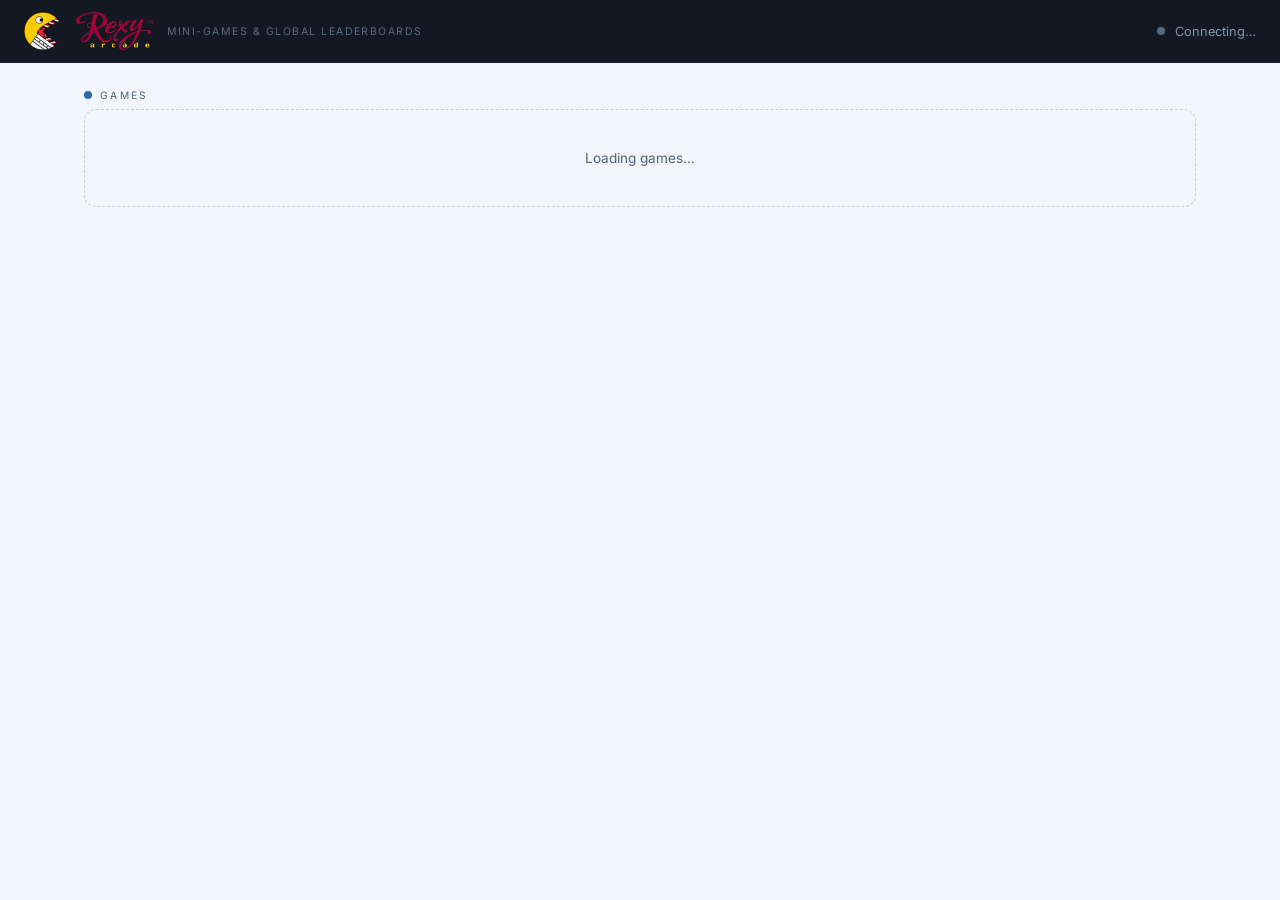
<file: index.html>
<!doctype html>
<html lang="en" class="theme-auto">
<head>
<meta charset="utf-8">
<meta name="viewport" content="width=device-width, initial-scale=1">
<title>Rexy Arcade</title>
<meta name="theme-color" content="#131822">
<link rel="stylesheet" href="lib/rexy-theme.css">
<link rel="stylesheet" href="arcade.css">
</head>
<body>

<!-- the header stays dark in light mode: the logo's gold "arcade" washes out on white -->
<header class="topbar theme-dark">
  <div class="brand" id="brandHome" role="button" tabindex="0" title="Back to the arcade">
    <span class="mark" title="Clappy" aria-label="Clappy"></span>
    <h1 class="wordmark"><img src="art/rexy-arcade-logo.png" alt="Rexy Arcade" width="1200" height="596"></h1>
    <div class="tagline faint">Mini-games &amp; global leaderboards</div>
  </div>

  <div class="authbar" id="authbar">
    <span class="status-dot" id="authDot" title="connecting"></span>
    <span class="who muted" id="whoami">Connecting&hellip;</span>
    <button id="btnAuth" class="hidden">Sign in</button>
  </div>
</header>

<!-- sign-in / profile drawer -->
<div class="drawer hidden" id="drawer">
  <div class="card drawerCard">
    <div id="signedOut">
      <div class="section-label">Sign in</div>
      <p class="muted small">
        Signing in once here carries through to every game, so your scores land on
        the global boards under one name.
      </p>
      <label for="email">Email</label>
      <input type="email" id="email" placeholder="you@example.com" autocomplete="email">
      <label for="pw">Password</label>
      <input type="password" id="pw" placeholder="If you've set one" autocomplete="current-password">
      <div class="row" style="margin-top:12px">
        <button class="primary" id="btnPw">Sign in</button>
        <button id="btnGoogle">Google</button>
      </div>
      <div class="hr"></div>
      <p class="muted small">
        First time, or forgotten it? A link signs you in without a password —
        then set one from your profile so you don't need email again.
      </p>
      <div class="row">
        <button id="btnMagic">Email me a link</button>
        <button id="btnCloseA">Close</button>
      </div>
    </div>

    <div id="signedIn" class="hidden">
      <div class="section-label gold">Your profile</div>
      <p class="muted small">
        Signed in as <span class="mono" id="userEmail"></span>.
        Your display name is what shows on the leaderboards.
      </p>
      <label for="dname">Display name</label>
      <input type="text" id="dname" maxlength="24" placeholder="2–24 characters">
      <div class="row" style="margin-top:12px">
        <button class="primary" id="btnSaveName">Save name</button>
      </div>

      <div class="hr"></div>
      <label for="pwNew">Set a password</label>
      <input type="password" id="pwNew" placeholder="At least 8 characters" autocomplete="new-password">
      <p class="muted small" style="margin-top:6px">
        Optional, but it means you can sign straight back in on this or any other
        device without waiting for an email.
      </p>
      <div class="row" style="margin-top:10px">
        <button class="primary" id="btnSetPw">Save password</button>
        <button id="btnSignOut">Sign out</button>
        <button id="btnCloseB">Close</button>
      </div>
    </div>

    <div class="status" id="status" style="margin-top:14px">Ready.</div>
  </div>
</div>

<!-- ---------- home: game grid ---------- -->
<main class="wrap" id="viewHome">
  <div class="section-label blue">Games</div>
  <div id="grid" class="grid">
    <div class="placeholder muted">Loading games&hellip;</div>
  </div>
</main>

<!-- ---------- game view ---------- -->
<main class="wrap hidden" id="viewGame">
  <div class="gameTop">
    <button id="btnBack">&larr; Arcade</button>
    <div class="gameTitle">
      <h2 id="gTitle"></h2>
      <div class="faint small" id="gCredit"></div>
    </div>
    <button id="btnGameFull">Full screen</button>
  </div>

  <div class="gameLayout">
    <div class="screen" id="screen">
      <iframe id="gameFrame" title="game" allow="pointer-lock; fullscreen; gamepad"></iframe>
    </div>

    <aside class="card boardPanel">
      <div class="section-label gold" style="margin-top:0">Leaderboard</div>

      <label for="fControl">Control</label>
      <select id="fControl"></select>

      <label>Period</label>
      <div class="row seg" id="fPeriod">
        <button data-p="all" class="on">All time</button>
        <button data-p="week">Week</button>
        <button data-p="day">Today</button>
      </div>

      <div class="boardScroll">
        <table>
          <thead><tr><th>#</th><th>Name</th><th style="text-align:right">Score</th><th></th></tr></thead>
          <tbody id="boardBody"></tbody>
        </table>
      </div>

      <div class="status" id="boardStatus" style="margin-top:12px">&nbsp;</div>
    </aside>
  </div>
</main>

<script type="module" src="arcade.js"></script>
</body>
</html>
</file>
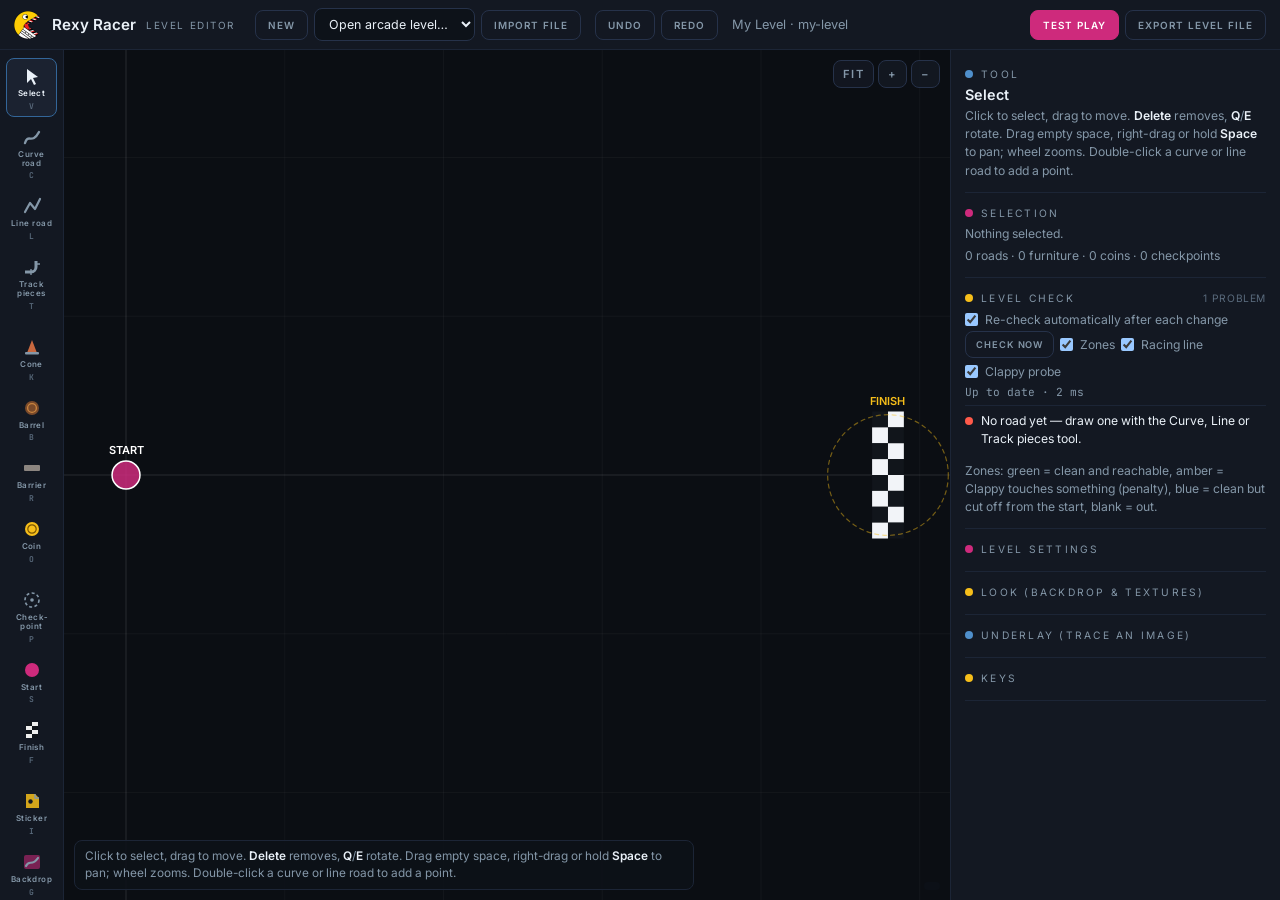
<file: editor/index.html>
<!doctype html>
<html lang="en">
<head>
<meta charset="utf-8">
<meta name="viewport" content="width=device-width, initial-scale=1">
<title>Rexy Racer — Level editor</title>
<meta name="robots" content="noindex">
<link rel="stylesheet" href="../lib/rexy-theme.css">
<style>
  html,body{height:100%; overflow:hidden}
  body{display:flex; flex-direction:column; font-size:13px}
  .hidden{display:none !important}

  /* ---------- top bar ---------- */
  .bar{display:flex; align-items:center; gap:14px; padding:8px 14px; background:var(--surface);
       border-bottom:1px solid var(--border-soft); flex:none}
  .bar .brand{display:flex; align-items:center; gap:10px; white-space:nowrap; margin-right:6px}
  .bar .brand .mark{width:28px; height:28px; background:url('../art/clappy.png') 0 0/112px 28px no-repeat}
  .bar .brand b{font-size:.95rem; font-weight:600}
  .bar .brand span{font-size:.62rem; letter-spacing:.16em; text-transform:uppercase; color:var(--muted)}
  .bar .grp{display:flex; gap:6px; align-items:center}
  .bar .grow{flex:1}
  .bar button{padding:8px 12px; font-size:.62rem}
  .bar select{width:auto; padding:7px 10px; font-size:.78rem}
  .bar .name{font-size:.8rem; color:var(--muted); white-space:nowrap; overflow:hidden; text-overflow:ellipsis; max-width:24vw}

  /* ---------- workspace ---------- */
  .main{flex:1; display:flex; min-height:0}
  .tools{flex:none; width:64px; background:var(--surface); border-right:1px solid var(--border-soft);
         display:flex; flex-direction:column; gap:2px; padding:8px 6px; overflow-y:auto}
  .tools button{display:flex; flex-direction:column; align-items:center; gap:3px; padding:7px 2px 5px;
         border:1px solid transparent; font-size:.5rem; letter-spacing:.06em; text-transform:none;
         color:var(--muted); line-height:1.1}
  .tools button svg{width:20px; height:20px}
  .tools button kbd{font:600 .5rem 'JetBrains Mono',monospace; color:var(--faint)}
  .tools button.on{background:var(--surface2); color:var(--text); border-color:var(--blue-deep)}
  .tools .sep{height:1px; background:var(--border-soft); margin:4px 4px}

  .stage{flex:1; position:relative; min-width:0; background:#0b0e13}
  .stage canvas{position:absolute; left:0; top:0; width:100%; height:100%; display:block; touch-action:none}
  .hud{position:absolute; left:10px; bottom:10px; right:10px; display:flex; gap:10px; align-items:flex-end;
       pointer-events:none}
  .hud .hint{background:rgba(13,18,25,.88); border:1px solid var(--border-soft); border-radius:8px;
       padding:7px 10px; color:var(--muted); font-size:.74rem; max-width:620px; line-height:1.45}
  .hud .hint b{color:var(--text); font-weight:600}
  .hud .coords{margin-left:auto; font:.68rem 'JetBrains Mono',monospace; color:var(--faint);
       background:rgba(13,18,25,.8); border-radius:6px; padding:4px 8px; white-space:nowrap}
  .zoomBtns{position:absolute; right:10px; top:10px; display:flex; gap:4px}
  .zoomBtns button{padding:6px 9px; background:rgba(19,24,34,.9)}

  /* ---------- side panel ---------- */
  .panel{flex:none; width:330px; background:var(--surface); border-left:1px solid var(--border-soft);
         overflow-y:auto; padding:4px 14px 40px}
  .panel details{border-bottom:1px solid var(--border-soft); padding-bottom:10px}
  .panel summary{list-style:none; cursor:pointer; user-select:none}
  .panel summary::-webkit-details-marker{display:none}
  .panel summary .section-label{margin:14px 0 6px}
  .panel .section-label .count{margin-left:auto; letter-spacing:.06em; color:var(--faint)}
  .panel label{margin:8px 0 4px}
  .panel input,.panel select,.panel textarea{padding:7px 9px; font-size:.82rem}
  .panel textarea{width:100%; background:var(--inset); border:1px solid var(--border); color:var(--text);
       border-radius:8px; font-family:inherit; resize:vertical; min-height:54px; outline:none}
  .panel textarea:focus{border-color:var(--blue)}
  .panel button{padding:7px 10px; font-size:.58rem}
  .panel .row{gap:6px; margin-top:8px}
  .cols2{display:grid; grid-template-columns:1fr 1fr; gap:0 8px}
  .cols3{display:grid; grid-template-columns:1fr 1fr 1fr; gap:0 8px}
  .hintp{color:var(--muted); font-size:.76rem; line-height:1.5; margin:4px 0 2px}
  .hintp b{color:var(--text); font-weight:600}
  .toolname{font-weight:600; font-size:.9rem; margin-top:4px}
  .chk{display:flex; align-items:center; gap:7px; font-size:.76rem; color:var(--muted); margin:6px 0;
       text-transform:none; letter-spacing:0; cursor:pointer}
  .chk input{width:auto; margin:0}
  .pill{font:600 .6rem 'JetBrains Mono',monospace; border-radius:12px; padding:2px 7px;
        border:1px solid var(--border); color:var(--muted)}
  .danger{color:#ff7a6a}
  button.danger:hover{border-color:#5a2828; color:#ff9a8a}

  .checkStatus{font:.7rem 'JetBrains Mono',monospace; color:var(--muted); margin:6px 0}
  .issues{list-style:none; margin:6px 0 0; padding:0}
  .issues li{display:flex; gap:8px; align-items:flex-start; padding:6px 0; border-top:1px solid var(--border-soft);
       font-size:.76rem; line-height:1.45; color:var(--text)}
  .issues li .dot{flex:none; width:8px; height:8px; border-radius:50%; margin-top:5px}
  .issues li.err .dot{background:#ff5a4a} .issues li.warn .dot{background:var(--gold)} .issues li.ok .dot{background:var(--ok)}
  .issues li span.msg{flex:1}
  .issues li button{flex:none; padding:3px 7px; font-size:.52rem}
  .coinTable{width:100%; margin-top:8px}
  .coinTable td,.coinTable th{padding:4px 5px; font-size:.72rem}
  .coinTable tr{cursor:pointer}
  .coinTable tr:hover td{background:var(--surface2)}
  .stars{color:var(--gold); letter-spacing:1px; white-space:nowrap}
  .stars.free{color:var(--faint)} .stars.bad{color:#ff7a6a} .stars.contact{color:#ff9f40}
  .medalSuggest{background:var(--inset); border:1px solid var(--border-soft); border-radius:8px; padding:8px 10px;
       margin-top:8px; font-size:.74rem; color:var(--muted); line-height:1.5}
  .medalSuggest b{color:var(--text)}
  .report{background:var(--inset); border:1px solid var(--border-soft); border-radius:8px; padding:8px 10px; margin-top:8px}
  .report p{margin:2px 0; font-size:.74rem; color:var(--muted); line-height:1.45}

  .swatch{width:40px; height:40px; object-fit:cover; border-radius:6px; border:1px solid var(--border)}
  .swatch.wide{display:block; width:100%; height:auto; max-height:150px; object-fit:contain;
    background:var(--inset); margin-top:8px}
  .stickerLib{display:grid; grid-template-columns:repeat(4,1fr); gap:6px}
  .stickerLib .stk{position:relative; aspect-ratio:1; border:1px solid var(--border); border-radius:8px; cursor:pointer;
    background:var(--inset) repeating-conic-gradient(#1b2230 0 25%, transparent 0 50%) 0 0/12px 12px;
    display:grid; place-items:center; overflow:hidden}
  .stickerLib .stk.on{border-color:var(--gold); box-shadow:0 0 0 1px var(--gold)}
  .stickerLib .stk img{max-width:88%; max-height:88%}
  .stickerLib .stk .x{position:absolute; top:2px; right:2px; padding:0 5px; font-size:.6rem; line-height:1.5;
    background:rgba(10,13,18,.85); border-radius:4px}
  .toast{position:fixed; left:50%; bottom:24px; transform:translateX(-50%); background:var(--surface2);
    border:1px solid var(--border); border-radius:10px; padding:10px 16px; font-size:.8rem; z-index:50;
    box-shadow:0 10px 30px rgba(0,0,0,.5); max-width:min(640px,90vw); line-height:1.45}
  .toast.err{border-color:#5a2828; color:#ffb0a6}
</style>
</head>
<body>

<header class="bar">
  <div class="brand"><span class="mark"></span><b>Rexy Racer</b><span>Level editor</span></div>
  <div class="grp">
    <button id="bNew" title="Start a blank level">New</button>
    <select id="bOpen" title="Open a level that's already in the arcade"><option value="">Open arcade level…</option></select>
    <button id="bImport" title="Open a level file you exported">Import file</button>
    <input type="file" id="fImport" accept=".json,application/json" hidden>
  </div>
  <div class="grp">
    <button id="bUndo" title="Undo (Ctrl+Z)">Undo</button>
    <button id="bRedo" title="Redo (Ctrl+Y)">Redo</button>
  </div>
  <div class="name" id="docName"></div>
  <div class="grow"></div>
  <div class="grp">
    <button id="bTest" class="primary" title="Play this level in a new tab">Test play</button>
    <button id="bExport" title="Download the level file (Ctrl+S)">Export level file</button>
  </div>
</header>

<div class="main">
  <nav class="tools" id="tools"></nav>

  <div class="stage" id="stage">
    <canvas id="cv"></canvas>
    <div class="zoomBtns">
      <button id="bFit" title="Fit level to view (0)">Fit</button>
      <button id="bZoomIn" title="Zoom in">+</button>
      <button id="bZoomOut" title="Zoom out">&minus;</button>
    </div>
    <div class="hud">
      <div class="hint" id="hint"></div>
      <div class="coords" id="coords"></div>
    </div>
  </div>

  <aside class="panel" id="panel">
    <details open id="dTool">
      <summary><div class="section-label blue">Tool</div></summary>
      <div id="toolBody"></div>
    </details>

    <details open id="dSel">
      <summary><div class="section-label">Selection</div></summary>
      <div id="selBody"></div>
    </details>

    <details open id="dCheck">
      <summary><div class="section-label gold">Level check <span class="count" id="checkBadge"></span></div></summary>
      <label class="chk"><input type="checkbox" id="oAuto" checked> Re-check automatically after each change</label>
      <div class="row" style="margin-top:2px">
        <button id="bCheck">Check now</button>
        <label class="chk" style="margin:0"><input type="checkbox" id="oHeat" checked> Zones</label>
        <label class="chk" style="margin:0"><input type="checkbox" id="oLine" checked> Racing line</label>
        <label class="chk" style="margin:0"><input type="checkbox" id="oProbe" checked> Clappy probe</label>
      </div>
      <div class="checkStatus" id="checkStatus">Not checked yet.</div>
      <div id="checkBody"></div>
    </details>

    <details id="dLevel">
      <summary><div class="section-label">Level settings</div></summary>
      <div id="levelBody"></div>
    </details>

    <details id="dLook">
      <summary><div class="section-label gold">Look (backdrop &amp; textures)</div></summary>
      <div id="lookBody"></div>
      <input type="file" id="fLook" accept="image/*,application/pdf,.pdf" hidden>
    </details>

    <details id="dUnder">
      <summary><div class="section-label blue">Underlay (trace an image)</div></summary>
      <div id="underBody"></div>
      <input type="file" id="fUnder" accept="image/*,application/pdf,.pdf" hidden>
    </details>

    <details id="dHelp">
      <summary><div class="section-label gold">Keys</div></summary>
      <p class="hintp">
        <b>V</b> select · <b>C</b> curve · <b>L</b> line · <b>T</b> track pieces · <b>K</b> cone · <b>B</b> barrel ·
        <b>R</b> barrier · <b>O</b> coin · <b>P</b> checkpoint · <b>S</b> start · <b>F</b> finish · <b>I</b> sticker · <b>G</b> backdrop · <b>U</b> underlay<br>
        <b>Delete</b> remove · <b>Q</b>/<b>E</b> rotate (Shift = fine) · arrows nudge (Shift = far) ·
        <b>Ctrl+D</b> duplicate · <b>Ctrl+Z</b>/<b>Ctrl+Y</b> undo/redo · <b>Ctrl+S</b> export<br>
        Track pieces: <b>↑</b> straight · <b>←</b>/<b>→</b> turn · <b>Backspace</b> remove last<br>
        <b>Space</b>-drag, right-drag or middle-drag to pan · wheel to zoom · <b>0</b> fit · <b>H</b> zones on/off
      </p>
    </details>
  </aside>
</div>

<div class="toast hidden" id="toast"></div>

<script src="../games/racer/core.js"></script>
<script src="editor.js"></script>
</body>
</html>
</file>
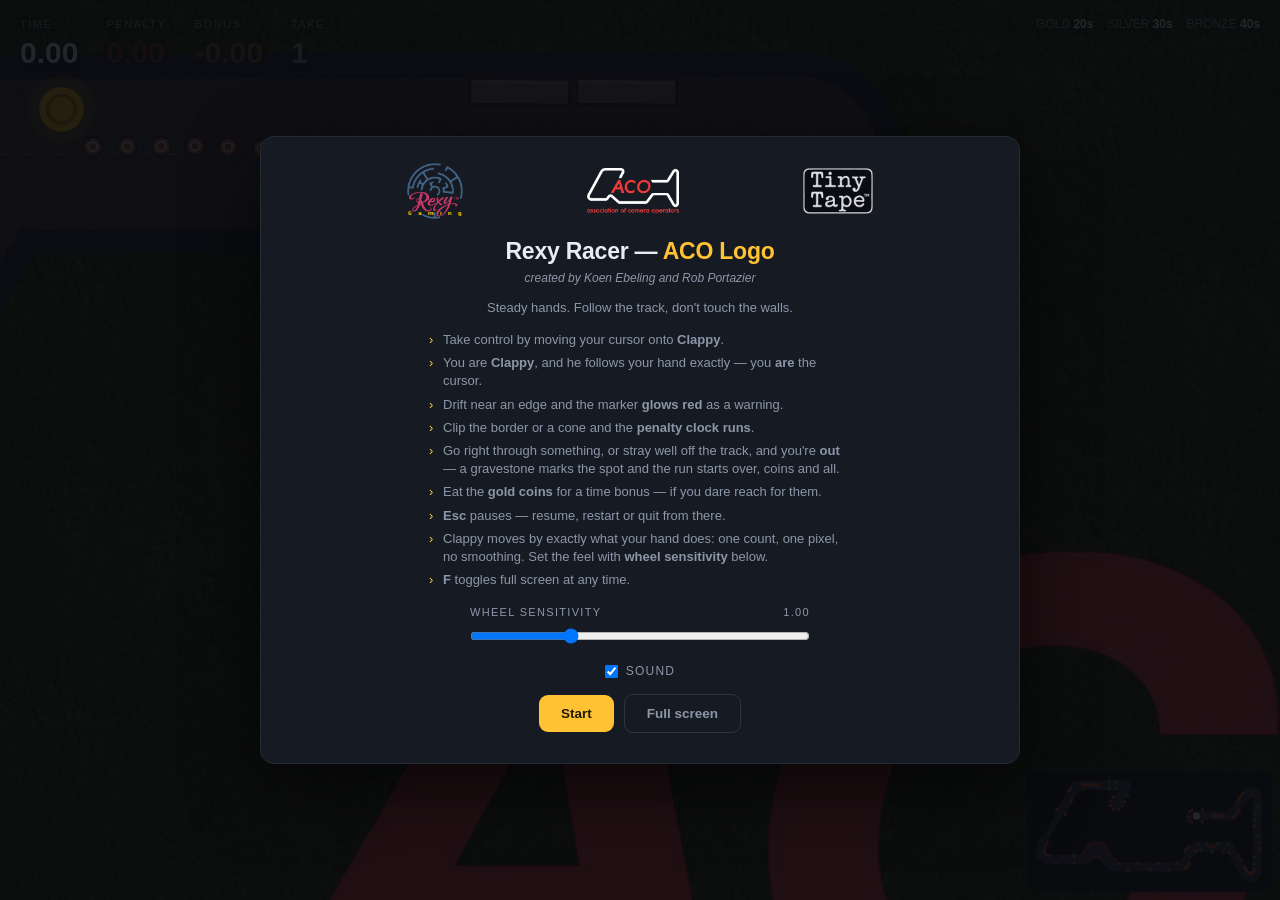
<file: games/racer/index.html>
<!doctype html>
<meta charset="utf-8">
<title>Rexy Racer</title>
<style>
  :root{ --bg:#0d1015; --panel:#161b23; --ink:#e8edf5; --dim:#8b97a8;
         --accent:#ffc233; --bad:#ff3b30; --good:#31d158; }
  *{box-sizing:border-box; margin:0; padding:0}
  html,body{height:100%; background:var(--bg); color:var(--ink);
    font:14px/1.4 -apple-system,BlinkMacSystemFont,"Segoe UI",Roboto,Helvetica,Arial,sans-serif;
    overflow:hidden; user-select:none}
  body.hide-cursor{cursor:none}
  canvas{display:block; position:absolute; inset:0}
  .hud{position:absolute; top:0; left:0; right:0; padding:16px 20px;
       display:flex; gap:28px; align-items:baseline; pointer-events:none;
       text-shadow:0 2px 10px rgba(0,0,0,.95)}
  .hud .lbl{font-size:11px; letter-spacing:.14em; text-transform:uppercase; color:var(--dim)}
  .hud .val{font-size:30px; font-variant-numeric:tabular-nums; font-weight:600}
  .hud .pen .val{color:var(--bad)}
  .hud .bon .val{color:var(--accent)}
  .hud .take .val{color:var(--dim)}
  .hud .spacer{flex:1}
  .medal-strip{display:flex; gap:14px; font-variant-numeric:tabular-nums; font-size:12px; color:var(--dim)}
  .medal-strip b{color:var(--ink); font-weight:600}
  .draftTag{font-size:11px; letter-spacing:.14em; text-transform:uppercase; color:#241a00;
    background:var(--accent); border-radius:6px; padding:3px 8px; align-self:center}

  .prompt{position:absolute; left:50%; bottom:9%; transform:translateX(-50%);
    background:rgba(13,16,21,.92); border:1px solid #2b3441; border-radius:12px;
    padding:14px 22px; text-align:center; z-index:4; pointer-events:none;
    box-shadow:0 12px 40px rgba(0,0,0,.6)}
  .prompt.interactive{pointer-events:auto}
  .prompt b{color:var(--accent)}
  .prompt .sub{font-size:11.5px; color:var(--dim); margin-top:5px}
  .prompt .row{margin-top:12px}

  .overlay{position:absolute; inset:0; display:grid; place-items:center;
           background:rgba(8,10,14,.88); cursor:default; z-index:5}
  .card{background:var(--panel); border:1px solid #232b36; border-radius:14px;
        padding:26px 32px; width:min(760px,94vw); text-align:center;
        box-shadow:0 24px 70px rgba(0,0,0,.6); max-height:95vh; overflow:auto}
  .brand{display:flex; align-items:center; justify-content:space-evenly; gap:10px; margin-bottom:16px}
  .brand img{display:block; width:auto}
  .brand .rexy{height:56px}
  .brand .aco{height:46px}
  .brand .tiny{height:46px}
  .card h1{font-size:23px; letter-spacing:-.01em; margin-bottom:3px}
  .card h1 span{color:var(--accent)}
  .byline{font-size:12px; color:var(--dim); margin-bottom:12px; font-style:italic}
  .card p{color:var(--dim); margin-bottom:14px; font-size:13px}
  .card ul{text-align:left; color:var(--dim); font-size:13px; margin:0 auto 16px; max-width:430px}
  .card li{margin:5px 0; list-style:none; padding-left:18px; position:relative}
  .card li:before{content:"\203A"; position:absolute; left:4px; color:var(--accent)}
  .btn{background:var(--accent); color:#241a00; border:0; border-radius:9px; padding:11px 22px;
       font-size:13.5px; font-weight:700; cursor:pointer}
  .btn[disabled]{opacity:.45; cursor:default}
  .btn.ghost{background:transparent; color:var(--dim); border:1px solid #2b3441}
  .btn:hover{filter:brightness(1.08)}
  .row{display:flex; gap:10px; justify-content:center; align-items:center; flex-wrap:wrap}
  .sens{margin:14px auto; max-width:340px; text-align:left}
  .sens label{font-size:11px; letter-spacing:.12em; text-transform:uppercase; color:var(--dim);
              display:flex; justify-content:space-between; margin-bottom:7px}
  .sens input[type=range]{width:100%}
  .sndrow{display:inline-flex; align-items:center; gap:8px; color:var(--dim);
          font-size:12px; letter-spacing:.1em; text-transform:uppercase; margin-bottom:14px; cursor:pointer}
  .medalImg{width:96px; height:auto; margin-bottom:2px}
  .result{font-size:46px; font-weight:700; font-variant-numeric:tabular-nums; margin:0 0 2px}
  .medal{font-size:13px; font-weight:700; letter-spacing:.16em; text-transform:uppercase; margin-bottom:6px}
  .brk{font-size:12px; color:var(--dim); margin-bottom:14px; font-variant-numeric:tabular-nums}
  input[type=text]{background:#0e131a; border:1px solid #2b3441; color:var(--ink);
    border-radius:9px; padding:11px 14px; font-size:15px; width:220px; text-align:center; font-family:inherit}
  input[type=text]:focus{outline:0; border-color:var(--accent)}
  .boardWrap{max-height:44vh; overflow:auto; margin-top:16px; text-align:left;
             border-top:1px solid #232b36; padding-top:4px}
  .boardCols{display:flex; gap:22px; align-items:flex-start}
  .boardCols .col{flex:1 1 0; min-width:0}
  @media (max-width:640px){ .boardCols{flex-direction:column; gap:4px} }
  table{width:100%; border-collapse:collapse; font-variant-numeric:tabular-nums}
  th{font-size:10px; letter-spacing:.14em; text-transform:uppercase; color:var(--dim);
     text-align:left; padding:6px 8px; border-bottom:1px solid #232b36; font-weight:600;
     position:sticky; top:0; background:var(--panel)}
  td{padding:6px 8px; font-size:13px; border-bottom:1px solid #1a212b}
  td.pos{color:var(--dim); width:34px}
  td.tm{text-align:right; font-weight:600}
  tr.me td{color:var(--accent)}
  tr.pending td{color:var(--accent); background:rgba(255,194,51,.07)}
  .blank{display:inline-block; min-width:110px; border-bottom:1px dashed #4a5666; opacity:.7}
  .note{font-size:11px; color:var(--dim); margin-top:12px}
  select{background:#0e131a; border:1px solid #2b3441; color:var(--ink);
    border-radius:9px; padding:10px 12px; font-size:14px; font-family:inherit; width:220px}
  select:focus{outline:0; border-color:var(--accent)}
  .arcLbl{font-size:11px; letter-spacing:.12em; text-transform:uppercase;
    color:var(--dim); margin-bottom:7px}
  .hidden{display:none !important}
</style>

<canvas id="c"></canvas>

<div class="hud" id="hud">
  <div><div class="lbl">Time</div><div class="val" id="tTime">0.00</div></div>
  <div class="pen"><div class="lbl">Penalty</div><div class="val" id="tPen">0.00</div></div>
  <div class="bon"><div class="lbl">Bonus</div><div class="val" id="tBon">0.00</div></div>
  <div class="take"><div class="lbl">Take</div><div class="val" id="tTake">1</div></div>
  <div class="draftTag hidden" id="draftTag">Test play</div>
  <div class="spacer"></div>
  <div class="medal-strip">
    <div>GOLD <b id="tG"></b></div><div>SILVER <b id="tS"></b></div><div>BRONZE <b id="tB"></b></div>
  </div>
</div>

<div class="prompt hidden" id="prompt">
  <div id="promptMain">Move your cursor onto the <b>marker</b> to take control</div>
  <div class="sub" id="promptSub">Press <b>Esc</b> at any time to release the mouse</div>
  <div class="row hidden" id="pauseRow">
    <button class="btn" id="btnResume">Resume</button>
    <button class="btn ghost" id="btnRestart">Restart level</button>
    <button class="btn ghost" id="btnFull2">Full screen</button>
    <button class="btn ghost" id="btnMenu">Main menu</button>
  </div>
</div>

<div class="overlay" id="ovStart">
  <div class="card">
    <div class="brand" id="brand"></div>
    <h1>Rexy Racer &mdash; <span id="lvTitle">loading&hellip;</span></h1>
    <div class="byline" id="lvByline"></div>
    <p id="lvBlurb"></p>
    <ul id="rules">
      <li>Take control by moving your cursor onto <b>Clappy</b>.</li>
      <li>You are <b>Clappy</b>, and he follows your hand exactly &mdash; you <b>are</b> the cursor.</li>
      <li>Drift near an edge and the marker <b>glows red</b> as a warning.</li>
      <li>Clip the border or a cone and the <b>penalty clock runs</b>.</li>
      <li>Go right through something, or stray well off the track, and you're <b>out</b>
          &mdash; a gravestone marks the spot and the run starts over, coins and all.</li>
      <li id="coinRule">Eat the <b>gold coins</b> for a time bonus &mdash; if you dare reach for them.</li>
      <li><b>Esc</b> pauses &mdash; resume, restart or quit from there.</li>
      <li>Clappy moves by exactly what your hand does: one count, one pixel, no smoothing.
          Set the feel with <b>wheel sensitivity</b> below.</li>
      <li><b>F</b> toggles full screen at any time.</li>
    </ul>
    <div class="sens">
      <label>Wheel sensitivity <span id="sensVal">1.00</span></label>
      <input type="range" id="sens" min="0.2" max="3" step="0.05" value="1">
    </div>
    <label class="sndrow"><input type="checkbox" id="sndTog" checked> Sound</label>
    <div class="row" style="margin-bottom:4px">
      <button class="btn" id="btnStart" disabled>Start</button>
      <button class="btn ghost" id="btnFull">Full screen</button>
    </div>
    <div class="note hidden" id="loadNote"></div>
    <div id="startBoard"></div>
  </div>
</div>

<div class="overlay hidden" id="ovEnd">
  <div class="card">
    <img class="medalImg hidden" id="eMedalImg" alt="">
    <div class="medal" id="eMedal"></div>
    <div class="result" id="eTotal"></div>
    <div class="brk" id="eBrk"></div>
    <div id="arcadeBlock" class="hidden">
      <div class="arcLbl">Name on the board</div>
      <div class="row"><input type="text" id="boardName" maxlength="24" placeholder="Your name" autocomplete="off" spellcheck="false"></div>
      <div class="note">Someone else at the controls? Put their name in &mdash; the run still posts from your account.</div>
      <div class="arcLbl" style="margin-top:14px">Played with</div>
      <div class="row"><select id="ctlPick"></select></div>
      <div class="row" style="margin-top:12px">
        <button class="btn" id="btnGlobal">Submit to global board</button>
        <button class="btn ghost" id="btnSkipArc">Skip &mdash; run again</button>
      </div>
      <div class="note" id="arcNote"></div>
    </div>

    <div id="entryBlock">
      <div class="row"><input type="text" id="pname" maxlength="14" placeholder="Your name" autocomplete="off" spellcheck="false"></div>
      <div class="row" style="margin-top:12px">
        <button class="btn" id="btnSave">Save to leaderboard</button>
        <button class="btn ghost" id="btnSkip">Skip &mdash; run again</button>
      </div>
    </div>
    <div class="row hidden" id="againRow" style="margin-top:14px">
      <button class="btn" id="btnAgain">Run again</button>
    </div>
    <div class="boardWrap"><div id="endBoard"></div></div>
    <div class="note hidden" id="storeNote">Scores are kept for this session only &mdash; this browser is blocking local storage.</div>
  </div>
</div>

<script src="core.js"></script>
<script>
// ============================================================
// Rexy Racer engine. One page plays every level:
//   index.html?level=<id>   loads levels/<id>.json
//   index.html?level=draft  plays the level editor's current draft (never posts scores)
// Art and sound are shared by all levels (art.json, snd.json).
// ============================================================
const QS = new URLSearchParams(location.search);
const LEVEL_ID = (QS.get('level') || 'rexy-racer-aco').replace(/[^a-z0-9_-]/gi, '');
const IS_DRAFT = LEVEL_ID === 'draft';
const DRAFT_KEY = 'rexyRacerDraft';
const IN_ARCADE = !IS_DRAFT && (function(){ try { return window.parent !== window; } catch(e){ return false; } })();
const SCORE_BASE = 600000;   // must match games.json -> score.base

let TRACK=null, ART={}, SND={}, W=null, GAME_ID='';

const CFG = {
  edgePad: 50,
  markerR: RacerCore.RULES.markerR,
  warnBand: RacerCore.RULES.warnBand,
  obsKillDepth: RacerCore.RULES.obsKillDepth,
  finishR: RacerCore.RULES.finishR,
  cpR: RacerCore.RULES.cpR,
  moveEps: 1.5,
  viewSpan: 1800,
  maxStep: 1200,       // biggest single-event move we pass through unchanged, world units
  warpStep: 4000,      // beyond this it cannot be a hand: a pointer warp, so ignore it
  chompPeriod: 210,    // world units travelled per full chomp cycle
  miniW: 230,
  boardMax: 20,
  tileWorld: 620,
  grassTileWorld: 900,
  lightStep: 0.75,     // red, then red-amber, then green
  lightGo: 1.5,        // green + control handed over
  lightEnd: 2.2,       // light fully faded
  deathTime: 1.0,      // dissolve before the reset
  zoomTime: 1.0,       // pulling back to show the whole level
  celebrateTime: 2.0,  // fireworks, then the whole-level reveal
  holdEnd: 2.0,        // extra seconds holding the final whole-logo frame (product placement)
  grassFlat: '#28300d', roadFlat: '#423e39'   // the textures' own average colours
};

const PAL = {
  cone:    {base:'#28231d', body:'#a95c3c', band:'#bdb7b1', tip:'#8d482a'},
  barrel:  {rim:'#3a2a1e', body:'#553522', hoop:'#b5713a', top:'#704931'},
  barrier: {body:'#716c66', edge:'#302d2b', light:'#8c8580'},
  grave:   {stone:'#6b7481', shade:'#4a525d', mark:'#2a2f38'}
};

const cv=document.getElementById('c'), ctx=cv.getContext('2d');
const $ = id => document.getElementById(id);

let storageOK=true;
const store={
  get(k,d){ try{ const v=localStorage.getItem(k); return v===null?d:v; }catch(e){ storageOK=false; return d; } },
  set(k,v){ try{ localStorage.setItem(k,v); }catch(e){ storageOK=false; } }
};

const IMG={};
let STK={};        // sticker images, by id
let asphaltPat=null, grassPat=null;
const AUD={};
let soundOn=(store.get('rexySound','1')!=='0');
let rawInput=false;      // true once the browser gives us unaccelerated deltas
let lastTick=0;
function play(k,vol){
  if(!soundOn||!AUD[k]) return;
  try{ const a=AUD[k].cloneNode(); a.volume=(vol==null?1:vol); const pr=a.play(); if(pr&&pr.catch) pr.catch(()=>{}); }catch(e){}
}
function playDeath(){
  // the slate cracks first - immediate feedback for the crash - then Clappy
  // calls it: "end board", the way a tail slate actually goes.
  play('die'+Math.floor(Math.random()*5), 1.0);
  setTimeout(()=>play('endboard', 0.95), 190);
}

// Clappy's own voice, synthesised: a short noise burst through a bandpass is a
// woody percussive clack, and two of them a beat apart read as "clap-pa".
let AC=null;
function ac(){
  if(!AC){ try{ AC=new (window.AudioContext||window.webkitAudioContext)(); }catch(e){ AC=null; } }
  if(AC && AC.state==='suspended') AC.resume().catch(()=>{});
  return AC;
}
function clack(at, freq, dur, gain){
  const c=ac(); if(!c) return;
  const n=Math.max(1,Math.floor(c.sampleRate*dur));
  const buf=c.createBuffer(1,n,c.sampleRate), d=buf.getChannelData(0);
  for(let i=0;i<n;i++) d[i]=(Math.random()*2-1)*Math.pow(1-i/n,2.5);
  const src=c.createBufferSource(); src.buffer=buf;
  const bp=c.createBiquadFilter(); bp.type='bandpass'; bp.frequency.value=freq; bp.Q.value=4.5;
  const g=c.createGain(); g.gain.value=gain;
  src.connect(bp); bp.connect(g); g.connect(c.destination);
  src.start(at);
}
function sfxClappy(){
  if(!soundOn) return;
  const c=ac(); if(!c) return;
  const t=c.currentTime;
  clack(t,       2150, 0.055, 0.20);   // clap
  clack(t+0.085, 1450, 0.075, 0.15);   // pa
}
function sfxCoin(){
  if(!soundOn) return;
  const c=ac(); if(!c) return;
  const t=c.currentTime;
  const o=c.createOscillator(), g=c.createGain();
  o.type='square';
  o.frequency.setValueAtTime(900,t);
  o.frequency.exponentialRampToValueAtTime(1800,t+0.07);
  g.gain.setValueAtTime(0.13,t);
  g.gain.exponentialRampToValueAtTime(0.0008,t+0.17);
  o.connect(g); g.connect(c.destination);
  o.start(t); o.stop(t+0.19);
}

// ---------- geometry, built once the level has loaded ----------
let B={x0:-1e4,y0:-1e4,x1:1e4,y1:1e4};
let ROAD_PATHS=[], KERB_PATH=null, FIN={rows:6, clip:false}, MINI_B=null;
function prepareGeometry(){
  W = RacerCore.buildWorld(TRACK);
  B = W.bounds(2400);    // generous blank apron so the marker never nears a screen edge
  MINI_B = W.bounds(220);
  ROAD_PATHS = TRACK.roads.map(r=>{
    const p=new Path2D();
    r.p.forEach((q,i)=> i ? p.lineTo(q[0],q[1]) : p.moveTo(q[0],q[1]));
    return {w:r.w, path:p};
  });
  if(TRACK.kerbs.length){
    KERB_PATH=new Path2D();
    for(const k of TRACK.kerbs){
      KERB_PATH.moveTo(k[0][0],k[0][1]);
      for(let i=1;i<k.length;i++) KERB_PATH.lineTo(k[i][0],k[i][1]);
      KERB_PATH.closePath();
    }
  }
  // the finish strip spans the road it sits on: 50-unit squares, one per 50 of width
  const at=W.roadAt(TRACK.finish[0],TRACK.finish[1]);
  FIN = (at && !at.kerb) ? {rows:Math.max(2,Math.round(at.w/50)), clip:false} : {rows:8, clip:!!KERB_PATH};
}

let DPR=1;
const cam={x:0,y:0,s:1};
// the zoom a run is played at; the celebration is the only thing that leaves it
function playScale(){ return (Math.min(innerWidth,innerHeight)*DPR)/CFG.viewSpan; }
function resize(){
  DPR=Math.min(window.devicePixelRatio||1,2);
  cv.width=innerWidth*DPR; cv.height=innerHeight*DPR;
  cv.style.width=innerWidth+'px'; cv.style.height=innerHeight+'px';
  cam.s=playScale();
}
addEventListener('resize',resize); resize();
const SX=x=>(x-cam.x)*cam.s+cv.width/2;
const SY=y=>(y-cam.y)*cam.s+cv.height/2;
function worldTransform(){ ctx.setTransform(cam.s,0,0,cam.s, cv.width/2-cam.x*cam.s, cv.height/2-cam.y*cam.s); }

// phases: loading -> menu -> armed -> lights -> running -> (dying -> running) -> finished
const S={
  phase:'loading', px:0, py:0,
  elapsed:0, penalty:0, moved:false,
  penalising:false, wasPenalising:false, warning:false,
  hits:[], flash:0, warnGlow:0,
  deaths:0, touches:0, sens:1, locked:false,
  pulse:0, lockFailed:false, started:false, lightStage:-1,
  heading:0, chompDist:0, lastMoveAt:0, lastChompCycle:-1,
  coinsGot:[], bonus:0,
  lightT:99, dieT:0, deathAt:null, graves:[],
  celT:0, fw:[], fwNext:0, zoom0:null
};
// Also restores the play zoom: the celebration pulls the camera right out, and
// without this a run started from the result card stays zoomed out until
// something resizes the window - which on a handheld never happens.
function centreCam(){ cam.x=S.px; cam.y=S.py; cam.s=playScale(); }
function newRun(){
  S.px=TRACK.start[0]; S.py=TRACK.start[1];
  S.elapsed=0; S.penalty=0; S.moved=false;
  S.penalising=false; S.wasPenalising=false; S.warning=false;
  S.hits=TRACK.checkpoints.map(()=>false);
  S.flash=0; S.warnGlow=0; S.deaths=0; S.touches=0; S.started=false;
  S.lightT=99; S.lightStage=-1; S.dieT=0; S.deathAt=null; S.graves=[];
  S.heading=0; S.chompDist=0; S.lastMoveAt=0; S.lastChompCycle=-1;
  S.coinsGot=TRACK.coins.map(()=>false); S.bonus=0;
  centreCam(); arm();
}
function arm(){
  S.phase='armed';
  document.body.classList.remove('hide-cursor');
  const p=$('prompt'); p.classList.remove('hidden');
  if(S.started){
    $('promptMain').innerHTML='Paused &mdash; move your cursor onto the <b>marker</b> to carry on';
    $('promptSub').innerHTML=S.lockFailed?'If nothing happens, <b>click</b> the marker'
                                         :'Your time and penalties are held while paused';
    $('pauseRow').classList.remove('hidden'); p.classList.add('interactive');
  } else {
    $('promptMain').innerHTML='Move your cursor onto the <b>marker</b> to take control';
    $('promptSub').innerHTML=S.lockFailed?'If nothing happens, <b>click</b> the marker'
                                         :'Press <b>Esc</b> at any time to release the mouse';
    $('pauseRow').classList.add('hidden'); p.classList.remove('interactive');
  }
}
function takeOver(){
  document.body.classList.add('hide-cursor');
  $('prompt').classList.add('hidden');
  $('prompt').classList.remove('interactive');
  if(!S.started){ S.phase='lights'; S.lightT=0; S.lightStage=-1; }   // start lights only on a fresh run
  else S.phase='running';
  S.started=true;
}
function toMenu(){
  S.phase='menu';
  if(document.exitPointerLock) document.exitPointerLock();
  document.body.classList.remove('hide-cursor');
  $('prompt').classList.add('hidden');
  $('ovEnd').classList.add('hidden');
  $('ovStart').classList.remove('hidden');
  renderStartBoard();
}
function startDeath(){
  playDeath();
  S.phase='dying'; S.dieT=0;
  S.deathAt={x:S.px,y:S.py};
  S.flash=1;
}
function finishDeath(){
  S.graves.push(S.deathAt);
  S.deathAt=null;
  S.px=TRACK.start[0]; S.py=TRACK.start[1];
  S.hits=TRACK.checkpoints.map(()=>false);
  S.deaths++;
  // a death is a fresh attempt: clock, penalty and contacts all start over
  S.elapsed=0; S.penalty=0; S.moved=false; S.touches=0;
  S.penalising=false; S.wasPenalising=false; S.warning=false;
  S.flash=0; S.warnGlow=0; S.heading=0; S.chompDist=0; S.lastMoveAt=0;
  // the coins come back, and the bonus with them: a fresh attempt is the whole
  // run again, and the same line should always be worth the same time
  S.coinsGot=TRACK.coins.map(()=>false); S.bonus=0;
  centreCam();
  S.phase='lights'; S.lightT=0; S.lightStage=-1;   // run the lights again before letting go
}

S.sens=parseFloat(store.get('rexySens','1'))||1;
$('sens').value=S.sens; $('sensVal').textContent=S.sens.toFixed(2);
$('sens').addEventListener('input',e=>{
  S.sens=parseFloat(e.target.value);
  $('sensVal').textContent=S.sens.toFixed(2);
  store.set('rexySens',S.sens);
});

// Ask for RAW movement. By default pointer lock reports deltas after the operating
// system's pointer acceleration, which scales fast movement and feels like a
// smoothing filter on the wheels; unadjustedMovement gives the hardware's own counts.
// Not every browser supports the option, so fall back to a plain lock.
function tryLock(){
  if(!cv.requestPointerLock) return;
  const plain=()=>{
    rawInput=false;
    try{ const q=cv.requestPointerLock(); if(q&&q.catch) q.catch(()=>{S.lockFailed=true;}); }
    catch(e){ S.lockFailed=true; }
  };
  try{
    const p=cv.requestPointerLock({unadjustedMovement:true});
    if(p&&p.then) p.then(()=>{ rawInput=true; }, plain);
    else rawInput=true;      // older browsers ignore the option and lock synchronously
  }catch(e){ plain(); }
}
document.addEventListener('pointerlockerror',()=>{ S.lockFailed=true; arm(); });
document.addEventListener('pointerlockchange',()=>{
  S.locked=document.pointerLockElement===cv;
  if(S.locked){ if(S.phase==='armed') takeOver(); }
  else if(S.phase==='running'||S.phase==='lights'||S.phase==='dying') arm();
});

addEventListener('mousemove',e=>{
  if(S.phase==='running'){
    // One mouse count moves Clappy one screen pixel, on any screen: his travel
    // matches the desktop pointer exactly, which is the whole mechanic. The
    // sensitivity slider is the only multiplier.
    const gain = DPR/cam.s;
    const dx=(e.movementX||0)*gain*S.sens;
    const dy=(e.movementY||0)*gain*S.sens;
    if(!dx&&!dy) return;
    // Drop absurd single-event jumps. Pointer lock can emit a huge delta when the
    // underlying cursor warps at a screen edge or the lock re-engages; integrated
    // raw, that teleports the marker into the grass. No hand moves this fast.
    let mag=Math.hypot(dx,dy);
    // A pointer warp at a screen edge arrives as one impossible delta; a hard spin
    // of the wheels arrives as a big but real one. So ignore only the impossible,
    // and scale the merely huge back rather than dropping the movement entirely.
    if(mag > CFG.warpStep) return;
    let mx=dx, my=dy;
    if(mag > CFG.maxStep){ const k=CFG.maxStep/mag; mx*=k; my*=k; mag=CFG.maxStep; }
    // Face the way we are travelling, and chomp by distance covered (Pac-Man
    // style) rather than on a clock, so the mouth stills when the hand stills.
    S.chompDist += mag;
    S.lastMoveAt = performance.now();
    if(mag > 0.8){
      let d2 = Math.atan2(my,mx) - S.heading;
      while(d2 >  Math.PI) d2 -= Math.PI*2;
      while(d2 < -Math.PI) d2 += Math.PI*2;
      S.heading += d2 * 0.35;
    }
    if(!S.moved&&mag>CFG.moveEps) S.moved=true;
    S.px=Math.max(B.x0,Math.min(B.x1,S.px+mx));
    S.py=Math.max(B.y0,Math.min(B.y1,S.py+my));
  } else if(S.phase==='armed'){
    const px=e.clientX*DPR,py=e.clientY*DPR;
    if(Math.hypot(px-SX(S.px),py-SY(S.py))<Math.max(46*DPR,CFG.markerR*cam.s)) tryLock();
  }
});
cv.addEventListener('click',()=>{
  if(S.phase==='armed') tryLock();
  else if(S.phase==='celebrate') showResult();     // skip the celebration
});

// Discreet local-leaderboard reset for whoever is running a stand: Ctrl+Alt+R.
function resetBoard(){
  const n=BOARD.length;
  if(!n){ alert('Leaderboard is already empty.'); return; }
  const NL=String.fromCharCode(10);
  if(confirm('Clear the leaderboard?'+NL+NL+n+' score'+(n===1?'':'s')+' will be deleted. This cannot be undone.')){
    BOARD=[];
    try{ localStorage.removeItem(BOARD_KEY); }catch(e){}
    renderStartBoard();
    if(pendingEntry) renderEndBoard();
    alert('Leaderboard cleared.');
  }
}

addEventListener('keydown',e=>{
  if(e.ctrlKey&&e.altKey&&(e.key==='r'||e.key==='R')&&document.activeElement!==$('pname')){
    e.preventDefault(); resetBoard(); return;
  }
  if(S.phase==='celebrate'&&(e.key==='Enter'||e.key===' '||e.key==='Escape')){ e.preventDefault(); showResult(); return; }
  if(e.key==='Escape'&&document.exitPointerLock) document.exitPointerLock();
  // F toggles full screen, but not while typing a name into the leaderboard
  if((e.key==='f'||e.key==='F') && document.activeElement!==$('pname')) toggleFull();
});

function begin(){
  if(!TRACK) return;
  ac();
  $('ovStart').classList.add('hidden');
  $('ovEnd').classList.add('hidden');
  newRun();
}
// ---- full screen ----
function fsElement(){ return document.fullscreenElement||document.webkitFullscreenElement||null; }
function toggleFull(){
  try{
    const el=document.documentElement;
    if(!fsElement()){
      const fn=el.requestFullscreen||el.webkitRequestFullscreen;
      if(fn) fn.call(el);
    } else {
      const fn=document.exitFullscreen||document.webkitExitFullscreen;
      if(fn) fn.call(document);
    }
  }catch(e){}
}
function labelFull(){
  const t=fsElement()?'Exit full screen':'Full screen';
  $('btnFull').textContent=t; $('btnFull2').textContent=t;
}
if(!(document.fullscreenEnabled||document.webkitFullscreenEnabled)){
  $('btnFull').classList.add('hidden'); $('btnFull2').classList.add('hidden');
}
$('btnFull').onclick=toggleFull;
$('btnFull2').onclick=toggleFull;
document.addEventListener('fullscreenchange',()=>{ labelFull(); resize(); });
document.addEventListener('webkitfullscreenchange',()=>{ labelFull(); resize(); });

$('sndTog').checked=soundOn;
$('sndTog').addEventListener('change',function(){ soundOn=this.checked; store.set('rexySound',soundOn?'1':'0'); });
$('btnStart').onclick=begin; $('btnAgain').onclick=begin; $('btnSkip').onclick=begin;
$('btnRestart').onclick=begin; $('btnResume').onclick=tryLock; $('btnMenu').onclick=toMenu;

// ---------- local leaderboard ----------
let BOARD_KEY='rexyBoard_'+LEVEL_ID;
let BOARD=[];
function loadBoard(){
  try{ const v=JSON.parse(store.get(BOARD_KEY,'[]')); return Array.isArray(v)?v:[]; }catch(e){ return []; }
}
function saveBoard(){ store.set(BOARD_KEY,JSON.stringify(BOARD.slice(0,200))); }
function medalFor(t){
  if(t<=TRACK.gold) return ['gold','#ffc233','gold'];
  if(t<=TRACK.silver) return ['silver','#cfd6e0','silver'];
  if(t<=TRACK.bronze) return ['bronze','#d08b52','bronze'];
  return ['no medal','#8b97a8',null];
}
function esc(s){ return String(s).replace(/&/g,'&amp;').replace(/</g,'&lt;').replace(/>/g,'&gt;'); }
// level text is escaped, then <b> and </b> are allowed back for emphasis
function richText(s){ return esc(s).replace(/&lt;(\/?)b&gt;/g,'<$1b>'); }
function tableHTML(rows,offset){
  offset=offset||0;
  let h='<table><tr><th></th><th>Name</th><th style="text-align:right">Time</th></tr>';
  rows.forEach((e,i)=>{
    const m=medalFor(e.total);
    const nm = e.pending
      ? (e.name ? esc(e.name) : '<span class="blank">&nbsp;</span>')
      : esc(e.name);
    h+='<tr class="'+(e.pending?'pending':(e.me?'me':''))+'">'+
       '<td class="pos">'+(offset+i+1)+'</td><td>'+nm+
       ' <span style="color:'+m[1]+'; font-size:10px; letter-spacing:.1em; text-transform:uppercase">'+m[0]+
       '</span></td><td class="tm">'+e.total.toFixed(2)+'s</td></tr>';
  });
  return h+'</table>';
}
// top ten on the left, 11-20 on the right
function boardColumns(rows){
  const left=rows.slice(0,10), right=rows.slice(10,CFG.boardMax);
  return '<div class="boardCols"><div class="col">'+tableHTML(left,0)+'</div>'+
         (right.length?'<div class="col">'+tableHTML(right,10)+'</div>':'')+'</div>';
}
function renderStartBoard(){
  $('startBoard').innerHTML = BOARD.length
    ? '<div class="boardWrap">'+boardColumns(BOARD.slice(0,CFG.boardMax))+'</div>' : '';
}
// End-of-run board: the player's own row sits in place, blank until they type a name.
let pendingEntry=null;
function renderEndBoard(){
  let rows=BOARD.slice();
  if(pendingEntry) rows=rows.concat([pendingEntry]);
  rows.sort((a,b)=>a.total-b.total);
  $('endBoard').innerHTML=boardColumns(rows.slice(0,CFG.boardMax));
}

let lastResult=null;
// Crossing the line hands the screen over to the celebration: the camera pulls
// back to show the whole level and the fireworks go up. The clock is already
// stopped - nothing in here can change the time.
function crossLine(){
  S.phase='celebrate';
  S.celT=0; S.fw=[]; S.fwNext=0;
  S.zoom0={x:cam.x, y:cam.y, s:cam.s};
  document.body.classList.remove('hide-cursor');
  $('prompt').classList.add('hidden');
  if(document.exitPointerLock) document.exitPointerLock();
  launchFirework();
}
// where the camera has to sit to hold the whole level on screen
function wholeLevelView(){
  const b=MINI_B;
  const bw=Math.max(1,b.x1-b.x0), bh=Math.max(1,b.y1-b.y0);
  return {x:(b.x0+b.x1)/2, y:(b.y0+b.y1)/2, s:Math.min(cv.width/bw, cv.height/bh)*0.94};
}

// ---------- fireworks ----------
const FW_COL=['#f6be1a','#ce2a7c','#4f8fcb','#f2f4f8','#46d39a','#ff7a4a'];
function launchFirework(){
  // a burst in the upper part of the screen, in one colour like the real thing
  const x=cv.width*(0.12+Math.random()*0.76), y=cv.height*(0.10+Math.random()*0.48);
  const col=FW_COL[Math.floor(Math.random()*FW_COL.length)];
  const n=46+Math.floor(Math.random()*30), spd=(190+Math.random()*190)*DPR;
  for(let i=0;i<n;i++){
    const a=Math.random()*Math.PI*2, v=spd*(0.45+Math.random()*0.55);
    S.fw.push({x:x, y:y, px:x, py:y, vx:Math.cos(a)*v, vy:Math.sin(a)*v,
               life:0, max:0.7+Math.random()*0.5, col:col, r:(1.5+Math.random()*1.9)*DPR});
  }
  S.fw.push({x:x, y:y, flash:1, col:col, r:64*DPR, life:0, max:0.24});
  sfxFirework();
}
function updateFireworks(dt){
  const g=300*DPR, drag=Math.pow(0.4,dt);
  for(const p of S.fw){
    p.life+=dt;
    if(p.flash) continue;
    p.vy+=g*dt; p.vx*=drag; p.vy*=drag;
    p.px=p.x; p.py=p.y;
    p.x+=p.vx*dt; p.y+=p.vy*dt;
  }
  if(S.fw.length) S.fw=S.fw.filter(p=>p.life<p.max);
}
function drawFireworks(){
  if(!S.fw.length) return;
  ctx.setTransform(1,0,0,1,0,0);
  ctx.globalCompositeOperation='lighter';
  ctx.lineCap='round';
  // Hundreds of separate strokes is a lot of draw calls; the eye cannot tell a
  // spark's exact fade from its neighbour's, so group them by colour, fade band
  // and width and stroke each group as one path.
  const BANDS=4, groups=new Map();
  for(const p of S.fw){
    const k=Math.max(0,1-p.life/p.max);
    if(p.flash){
      const r=p.r*(1.7-k);
      const gr=ctx.createRadialGradient(p.x,p.y,0,p.x,p.y,r);
      gr.addColorStop(0,'rgba(255,255,255,'+(0.55*k).toFixed(3)+')');
      gr.addColorStop(0.45,'rgba(255,255,255,'+(0.18*k).toFixed(3)+')');
      gr.addColorStop(1,'rgba(255,255,255,0)');
      ctx.fillStyle=gr;
      ctx.beginPath(); ctx.arc(p.x,p.y,r,0,Math.PI*2); ctx.fill();
      continue;
    }
    const band=Math.min(BANDS-1,Math.floor(k*BANDS)), w=Math.max(1,Math.round(p.r));
    const key=p.col+'|'+band+'|'+w;
    let g=groups.get(key);
    if(!g){ g={col:p.col, a:((band+0.75)/BANDS), w:w, path:new Path2D()}; groups.set(key,g); }
    g.path.moveTo(p.px,p.py); g.path.lineTo(p.x,p.y);
  }
  for(const g of groups.values()){
    ctx.globalAlpha=g.a*g.a;
    ctx.strokeStyle=g.col; ctx.lineWidth=g.w;
    ctx.stroke(g.path);
  }
  ctx.globalAlpha=1; ctx.globalCompositeOperation='source-over';
}
// A shell: the crack (noise through a collapsing lowpass), a thump underneath,
// and a tail of tiny crackles. Synthesised, so there is no sample to ship.
function sfxFirework(){
  if(!soundOn) return;
  const c=ac(); if(!c) return;
  const t=c.currentTime;
  const n=Math.floor(c.sampleRate*0.5);
  const buf=c.createBuffer(1,n,c.sampleRate), d=buf.getChannelData(0);
  for(let i=0;i<n;i++){ const k=1-i/n; d[i]=(Math.random()*2-1)*Math.pow(k,3); }
  const src=c.createBufferSource(); src.buffer=buf;
  const lp=c.createBiquadFilter(); lp.type='lowpass';
  lp.frequency.setValueAtTime(2800,t); lp.frequency.exponentialRampToValueAtTime(320,t+0.35);
  const g=c.createGain(); g.gain.setValueAtTime(0.42,t); g.gain.exponentialRampToValueAtTime(0.0008,t+0.5);
  src.connect(lp); lp.connect(g); g.connect(c.destination); src.start(t);
  const o=c.createOscillator(), og=c.createGain();
  o.type='sine';
  o.frequency.setValueAtTime(150,t); o.frequency.exponentialRampToValueAtTime(46,t+0.26);
  og.gain.setValueAtTime(0.3,t); og.gain.exponentialRampToValueAtTime(0.0008,t+0.3);
  o.connect(og); og.connect(c.destination); o.start(t); o.stop(t+0.32);
  for(let i=0;i<14;i++) clack(t+0.12+Math.random()*0.5, 3000+Math.random()*3200, 0.02, 0.045);
}

function showResult(){
  if(S.phase==='finished') return;
  S.phase='finished';
  document.body.classList.remove('hide-cursor');
  $('prompt').classList.add('hidden');
  if(document.exitPointerLock) document.exitPointerLock();
  const total=Math.max(0, S.elapsed+S.penalty-S.bonus), m=medalFor(total);
  lastResult={total:total,stamp:Date.now()};
  pendingEntry={name:'',total:total,pending:true};
  const mi=$('eMedalImg');
  if(m[2]&&ART[m[2]]){ mi.src=ART[m[2]]; mi.classList.remove('hidden'); } else mi.classList.add('hidden');
  $('eMedal').textContent=m[0]; $('eMedal').style.color=m[1];
  $('eTotal').textContent=total.toFixed(2)+'s';
  $('eBrk').innerHTML='run '+S.elapsed.toFixed(2)+'s  +  penalty '+S.penalty.toFixed(2)+
    's  &minus;  bonus '+S.bonus.toFixed(2)+'s   ·   '+S.touches+' contact'+(S.touches===1?'':'s')+
    '  ·  '+S.coinsGot.filter(Boolean).length+'/'+TRACK.coins.length+' coins  ·  '+S.deaths+' death'+(S.deaths===1?'':'s');
  if(IN_ARCADE){
    $('entryBlock').classList.add('hidden');
    $('arcadeBlock').classList.remove('hidden');
    $('arcNote').textContent = (window.RexyArcade && window.RexyArcade.note) || '';
    // keeps whatever was typed last, so the same player can run again without
    // retyping; starts as the signed-in account's own name
    const bn=$('boardName');
    if(!bn.value) bn.value=(window.RexyArcade && window.RexyArcade.displayName) || '';
    $('btnGlobal').disabled = !(window.RexyArcade && window.RexyArcade.submit);
    $('btnGlobal').textContent = 'Submit to global board';
  } else {
    $('entryBlock').classList.remove('hidden');
  }
  $('againRow').classList.add('hidden');
  play(m[2]==='gold' ? 'gold' : m[2] ? 'medal' : 'nomedal', 0.8);
  $('storeNote').classList.toggle('hidden',storageOK);
  renderEndBoard();
  $('ovEnd').classList.remove('hidden');
  if(!IN_ARCADE){ const nm=$('pname'); nm.value=''; setTimeout(function(){ nm.focus(); },30); }
}
$('pname').addEventListener('input',function(){
  if(pendingEntry){ pendingEntry.name=this.value.trim(); renderEndBoard(); }
});
function commitScore(){
  const name=($('pname').value||'').trim().slice(0,14)||'Anon';
  store.set('rexyLastName',name);
  BOARD.push({name:name,total:lastResult.total,when:lastResult.stamp,me:true});
  BOARD.sort(function(a,b){return a.total-b.total;});
  BOARD.forEach(function(e){ if(e.when!==lastResult.stamp) delete e.me; });
  saveBoard();
  pendingEntry=null;
  renderEndBoard(); renderStartBoard();
  $('entryBlock').classList.add('hidden');
  $('againRow').classList.remove('hidden');
  $('storeNote').classList.toggle('hidden',storageOK);
}
$('btnSave').onclick=commitScore;
$('btnSkipArc').onclick=begin;
$('btnGlobal').onclick=async function(){
  const total=lastResult.total;
  const btn=$('btnGlobal');
  if(!window.RexyArcade || !window.RexyArcade.submit){
    $('arcNote').textContent='Global board unavailable — your time is saved locally.';
    return;
  }
  const typed=($('boardName').value||'').trim();
  if(typed && (typed.length<2 || typed.length>24)){
    $('arcNote').textContent='A name on the board has to be 2–24 characters.';
    return;
  }
  btn.disabled=true; btn.textContent='Submitting…';
  try{
    const r=await window.RexyArcade.submit(total, $('ctlPick').value, typed);
    $('arcNote').textContent=(r.nameIgnored
      ? 'Posted as '+(window.RexyArcade.displayName||'your account')+' — the leaderboard database has not had the guest-name update yet. '
      : '')+'Submitted — you are #'+r.rank+' on the global board.';
    btn.textContent='Submitted';
    BOARD.push({name:(r.nameIgnored?'':typed)||window.RexyArcade.displayName||'You', total:total, when:lastResult.stamp, me:true});
    BOARD.sort(function(a,b){return a.total-b.total;});
    saveBoard(); pendingEntry=null; renderEndBoard(); renderStartBoard();
    $('againRow').classList.remove('hidden');
  }catch(e){
    $('arcNote').textContent=(e && e.message) ? e.message : String(e);
    btn.disabled=false; btn.textContent='Submit to global board';
  }
};
$('pname').addEventListener('keydown',function(e){ if(e.key==='Enter'){e.preventDefault();commitScore();} });

// ---------- loop ----------
let last=performance.now();
function frame(now){
  const dt=Math.min((now-last)/1000,.1); last=now;
  S.pulse=(S.pulse+dt)%1;
  if(!TRACK){ requestAnimationFrame(frame); return; }
  if(S.lightT<CFG.lightEnd) S.lightT+=dt;

  // one callout per light stage: roll camera, camera speed, action
  if(S.lightT<CFG.lightEnd){
    const stage = S.lightT<CFG.lightStep ? 0 : S.lightT<CFG.lightGo ? 1 : 2;
    if(stage!==S.lightStage){
      S.lightStage=stage;
      play(['beep','beep','go'][stage], 0.95);
    }
  }
  if(S.phase==='lights' && S.lightT>=CFG.lightGo) S.phase='running';

  if(S.phase==='dying'){
    S.dieT+=dt;
    if(S.dieT>=CFG.deathTime) finishDeath();
  }

  if(S.phase==='running'){
    if(S.moved) S.elapsed+=dt;
    const edgeGap=W.edgeOvershoot(S.px,S.py);
    const obsGap=W.obstacleGap(S.px,S.py);
    const R=CFG.markerR;
    // Furniture behaves exactly like the border: clipping it runs the penalty clock,
    // driving your centre into it is fatal.
    const obsPen=W.obstaclePenetration(S.px,S.py);
    if(edgeGap>CFG.edgePad || obsPen>CFG.obsKillDepth){
      startDeath();
    } else if((S.penalising=(edgeGap+R>0)||(obsGap<R))){
      S.penalty+=dt; S.flash=Math.min(1,S.flash+dt*7);
      if(!S.wasPenalising){
        S.touches++;
        if(now-lastTick>350){ lastTick=now; play('tick',0.45); }
      }
    } else S.flash=Math.max(0,S.flash-dt*4);
    S.warning=(edgeGap+R>-CFG.warnBand)||(obsGap<R+CFG.warnBand);
    S.warnGlow=S.warning?Math.min(1,S.warnGlow+dt*6):Math.max(0,S.warnGlow-dt*4);
    S.wasPenalising=S.penalising;

    // coins: the grab is generous, the risk is in reaching for them
    for(let i=0;i<TRACK.coins.length;i++){
      if(S.coinsGot[i]) continue;
      const cn=TRACK.coins[i], cdx=S.px-cn.x, cdy=S.py-cn.y;
      const rr=TRACK.coinR+CFG.markerR*RacerCore.RULES.coinGrabExtra;
      if(cdx*cdx+cdy*cdy < rr*rr){ S.coinsGot[i]=true; S.bonus+=TRACK.coinBonus; sfxCoin(); }
    }
    // one synthesised "clap-pa" per chomp cycle, only while actually moving
    const cyc=Math.floor(S.chompDist/CFG.chompPeriod);
    if(cyc!==S.lastChompCycle){
      if(S.lastChompCycle>=0 && S.moved) sfxClappy();
      S.lastChompCycle=cyc;
    }

    let all=true;
    for(let i=0;i<TRACK.checkpoints.length;i++){
      if(!S.hits[i]){
        const c=TRACK.checkpoints[i],dx=S.px-c[0],dy=S.py-c[1];
        if(dx*dx+dy*dy<CFG.cpR*CFG.cpR) S.hits[i]=true; else all=false;
      }
    }
    if(all){
      const dx=S.px-TRACK.finish[0],dy=S.py-TRACK.finish[1];
      if(dx*dx+dy*dy<CFG.finishR*CFG.finishR) crossLine();
    }
  }

  if(S.phase==='celebrate'){
    S.celT+=dt;
    // ease back to the whole level, recomputed each frame so a resize can't strand it
    const k=Math.min(1,S.celT/CFG.zoomTime), e=1-Math.pow(1-k,3), z=wholeLevelView();
    cam.x=S.zoom0.x+(z.x-S.zoom0.x)*e;
    cam.y=S.zoom0.y+(z.y-S.zoom0.y)*e;
    cam.s=S.zoom0.s+(z.s-S.zoom0.s)*e;
    if(S.celT>=S.fwNext && S.celT<CFG.celebrateTime-0.35){
      S.fwNext=S.celT+0.15+Math.random()*0.22;
      launchFirework();
    }
    if(S.celT>=CFG.celebrateTime+CFG.holdEnd) showResult();
  }
  if(S.fw.length) updateFireworks(dt);

  // The view sits exactly on the marker: no easing between hand and picture, so
  // the track slides under a pointer that never drifts. The blank apron keeps
  // him clear of the screen edges. The celebration drives the camera itself.
  if(S.phase!=='celebrate' && S.phase!=='finished'){ cam.x=S.px; cam.y=S.py; }

  draw();
  requestAnimationFrame(frame);
}

function strokeRoads(extra, style){
  ctx.strokeStyle=style; ctx.lineCap='round'; ctx.lineJoin='round';
  for(const r of ROAD_PATHS){ ctx.lineWidth=r.w+extra; ctx.stroke(r.path); }
  if(KERB_PATH && extra>0){ ctx.lineWidth=extra; ctx.stroke(KERB_PATH); }
}

function draw(){
  ctx.setTransform(1,0,0,1,0,0);
  ctx.fillStyle='#0d1015'; ctx.fillRect(0,0,cv.width,cv.height);

  // Textures are patterns, and a pattern drawn at a new scale has to be
  // re-rasterised - fine at a fixed zoom, but that is 90ms a frame while the
  // camera pulls back. So the celebration uses the textures' flat average
  // colours, which at that distance look the same anyway.
  const moving = S.phase==='celebrate' || S.phase==='finished';
  if(moving){ ctx.fillStyle=CFG.grassFlat; ctx.fillRect(0,0,cv.width,cv.height); }
  // grass surround, locked to world space so it does not slide under the camera
  if(!moving && grassPat && typeof DOMMatrix!=='undefined' && grassPat.setTransform){
    const gk=(CFG.grassTileWorld*cam.s)/IMG.grass.width;
    const gm=new DOMMatrix(); gm.a=gk; gm.d=gk; gm.e=SX(0); gm.f=SY(0);
    try{ grassPat.setTransform(gm); ctx.fillStyle=grassPat; ctx.fillRect(0,0,cv.width,cv.height); }catch(e){}
  }

  worldTransform();
  // the level's backdrop artwork, laid on the ground under the track
  const bd=TRACK.backdrop, bi=IMG.backdrop;
  if(bd && bi && bi.complete && bi.naturalWidth){
    ctx.globalAlpha=bd.opacity==null?1:bd.opacity;
    ctx.drawImage(bi,bd.x,bd.y,bd.w,bd.h);
    ctx.globalAlpha=1;
  }
  drawStickers('ground');
  // the tolerance shoulder, straddling every edge
  strokeRoads(CFG.edgePad*2,'#1b212a');

  // the road surface; the pattern is scaled in world units and the canvas
  // transform carries it to the screen, so the tiles stay put as the camera moves
  let surface = moving ? CFG.roadFlat : '#2c333e';
  if(!moving && asphaltPat && typeof DOMMatrix!=='undefined' && asphaltPat.setTransform){
    const k=CFG.tileWorld/IMG.asphalt.width;
    try{ asphaltPat.setTransform(new DOMMatrix([k,0,0,k,0,0])); surface=asphaltPat; }catch(e){}
  }
  strokeRoads(0,surface);
  if(KERB_PATH){ ctx.fillStyle=surface; ctx.fill(KERB_PATH,'evenodd'); }

  // centre dashes on open roads, a kerb line on the maze
  if(ROAD_PATHS.length){
    ctx.strokeStyle='rgba(255,255,255,.13)';
    ctx.lineWidth=Math.max(1/cam.s,4);
    ctx.setLineDash([26,30]);
    for(const r of ROAD_PATHS) ctx.stroke(r.path);
    ctx.setLineDash([]);
  }
  if(KERB_PATH){ ctx.strokeStyle='rgba(160,175,195,.35)'; ctx.lineWidth=7; ctx.stroke(KERB_PATH); }
  drawStickers('road');
  ctx.setTransform(1,0,0,1,0,0);

  drawFurniture();
  drawGraves();
  drawFinishLine();
  drawStart();
  drawCoins();
  worldTransform(); drawStickers('top'); ctx.setTransform(1,0,0,1,0,0);
  drawPlayer();
  drawLights();
  if(S.phase!=='celebrate' && S.phase!=='finished') drawMinimap();   // hidden during the whole-logo reveal
  drawFireworks();

  $('tTime').textContent=S.elapsed.toFixed(2);
  $('tPen').textContent=S.penalty.toFixed(2);
  $('tPen').style.opacity=S.penalty>0?1:.35;
  $('tBon').textContent='-'+S.bonus.toFixed(2);
  $('tBon').style.opacity=S.bonus>0?1:.35;
  $('tTake').textContent=(S.deaths+1);
}

// Decorative images placed in the level editor, drawn in world space on one of
// three layers: the grass, the road surface, or on top. Clappy drives over them.
function drawStickers(layer){
  const L=TRACK.stickers;
  if(!L||!L.length) return;
  for(const s of L){
    if((s.layer||'ground')!==layer) continue;
    const im=STK[s.img];
    if(!im||!im.complete||!im.naturalWidth) continue;
    ctx.save();
    ctx.translate(s.x,s.y); ctx.rotate((s.a||0)*Math.PI/180);
    ctx.globalAlpha=s.opacity==null?1:s.opacity;
    ctx.drawImage(im,-s.w/2,-s.h/2,s.w,s.h);
    ctx.restore();
  }
}

// A straight chequered strip across the road: 50-unit squares, two along the
// direction of travel (finishYaw) and one row per 50 units of road width.
function drawFinishLine(){
  const sq=50, rows=FIN.rows;
  ctx.save();
  worldTransform();
  if(FIN.clip) ctx.clip(KERB_PATH,'evenodd');
  ctx.translate(TRACK.finish[0], TRACK.finish[1]);
  ctx.rotate((TRACK.finishYaw||0)*Math.PI/180);
  for(let i=0;i<rows;i++) for(let j=0;j<2;j++){
    ctx.fillStyle=(i+j)%2?'#f2f4f8':'#11151b';
    ctx.fillRect(-sq+j*sq, -rows*sq/2+i*sq, sq, sq);
  }
  ctx.restore();
  ctx.setTransform(1,0,0,1,0,0);
}

function drawStart(){
  const p=TRACK.start;
  if(TRACK.startStyle==='cap'){
    // fill (disc around the start) ∩ (the road), so a rounded road end fills exactly
    const radius=170;
    ctx.save(); worldTransform();
    ctx.beginPath(); ctx.arc(p[0],p[1],radius,0,Math.PI*2); ctx.clip();
    if(KERB_PATH) ctx.clip(KERB_PATH,'evenodd');
    ctx.fillStyle='rgba(79,143,203,.55)';
    ctx.fillRect(p[0]-radius,p[1]-radius,radius*2,radius*2);
    ctx.strokeStyle='rgba(79,143,203,.9)'; ctx.lineWidth=10;
    ctx.beginPath(); ctx.arc(p[0],p[1],radius*0.72,0,Math.PI*2); ctx.stroke();
    ctx.restore(); ctx.setTransform(1,0,0,1,0,0);
  } else {
    ctx.beginPath(); ctx.arc(SX(p[0]),SY(p[1]),14*cam.s,0,Math.PI*2);
    ctx.fillStyle='rgba(49,209,88,.8)'; ctx.fill();
  }
}

function drawFurniture(){
  for(const o of TRACK.obstacles){
    ctx.save();
    ctx.translate(SX(o.x),SY(o.y));
    ctx.rotate((o.a||0)*Math.PI/180);
    const rad=(o.h!=null?o.h:Math.max(o.hx,o.hy))*cam.s;
    if(o.t==='cone'){
      const r=rad,P=PAL.cone;
      ctx.beginPath();ctx.arc(0,0,r,0,Math.PI*2);      ctx.fillStyle=P.base;ctx.fill();
      ctx.beginPath();ctx.arc(0,0,r*0.84,0,Math.PI*2); ctx.fillStyle=P.body;ctx.fill();
      ctx.beginPath();ctx.arc(0,0,r*0.56,0,Math.PI*2); ctx.fillStyle=P.band;ctx.fill();
      ctx.beginPath();ctx.arc(0,0,r*0.32,0,Math.PI*2); ctx.fillStyle=P.tip; ctx.fill();
    } else if(o.t==='barrel'){
      const r=rad,P=PAL.barrel;
      ctx.beginPath();ctx.arc(0,0,r,0,Math.PI*2);      ctx.fillStyle=P.rim; ctx.fill();
      ctx.beginPath();ctx.arc(0,0,r*0.88,0,Math.PI*2); ctx.fillStyle=P.body;ctx.fill();
      ctx.beginPath();ctx.arc(0,0,r*0.6,0,Math.PI*2);
      ctx.strokeStyle=P.hoop;ctx.lineWidth=Math.max(1,r*0.13);ctx.stroke();
      ctx.beginPath();ctx.arc(0,0,r*0.22,0,Math.PI*2); ctx.fillStyle=P.top; ctx.fill();
    } else {
      const w=o.hx*2*cam.s,h=o.hy*2*cam.s,P=PAL.barrier;
      ctx.fillStyle=P.body; ctx.fillRect(-w/2,-h/2,w,h);
      ctx.fillStyle=P.light; ctx.fillRect(-w/2,-h/2,w,Math.max(1,h*0.22));
      ctx.strokeStyle=P.edge; ctx.lineWidth=Math.max(1,Math.min(w,h)*0.12);
      ctx.strokeRect(-w/2,-h/2,w,h);
    }
    ctx.restore();
  }
}

function drawGraves(){
  const P=PAL.grave;
  for(const g of S.graves){
    const x=SX(g.x),y=SY(g.y),w=52*cam.s,h=64*cam.s;
    ctx.save(); ctx.translate(x,y);
    ctx.beginPath(); ctx.ellipse(0,h*0.42,w*0.72,h*0.16,0,0,Math.PI*2);
    ctx.fillStyle='rgba(0,0,0,.42)'; ctx.fill();
    ctx.beginPath();
    ctx.moveTo(-w/2,h*0.4); ctx.lineTo(-w/2,-h*0.1);
    ctx.arc(0,-h*0.1,w/2,Math.PI,0);
    ctx.lineTo(w/2,h*0.4); ctx.closePath();
    ctx.fillStyle=P.stone; ctx.fill();
    ctx.strokeStyle=P.shade; ctx.lineWidth=Math.max(1,2*cam.s); ctx.stroke();
    ctx.strokeStyle=P.mark; ctx.lineWidth=Math.max(1.5,5*cam.s); ctx.lineCap='round';
    ctx.beginPath(); ctx.moveTo(0,-h*0.28); ctx.lineTo(0,h*0.12); ctx.stroke();
    ctx.beginPath(); ctx.moveTo(-w*0.2,-h*0.1); ctx.lineTo(w*0.2,-h*0.1); ctx.stroke();
    ctx.restore();
  }
}

function drawCoins(){
  for(let i=0;i<TRACK.coins.length;i++){
    if(S.coinsGot[i]) continue;
    const c=TRACK.coins[i], x=SX(c.x), y=SY(c.y);
    const puls=1+0.08*Math.sin(S.pulse*Math.PI*2+i);
    const r=TRACK.coinR*cam.s*0.78*puls;
    ctx.beginPath(); ctx.arc(x,y,r*1.5,0,Math.PI*2);
    ctx.fillStyle='rgba(246,190,26,.16)'; ctx.fill();
    ctx.beginPath(); ctx.arc(x,y,r,0,Math.PI*2);
    ctx.fillStyle='#f6be1a'; ctx.fill();
    ctx.beginPath(); ctx.arc(x,y,r*0.62,0,Math.PI*2);
    ctx.strokeStyle='rgba(120,84,0,.55)'; ctx.lineWidth=Math.max(1,r*0.16); ctx.stroke();
  }
}

function drawPlayer(){
  if(S.phase==='menu'||S.phase==='loading') return;
  const x=SX(S.px),y=SY(S.py);
  let alpha=1, scale=1;
  if(S.phase==='dying'){
    const k=Math.min(1,S.dieT/CFG.deathTime);
    alpha=1-k; scale=1-k*0.55;
  }
  if(alpha<=0.01) return;

  const hot=S.flash,warn=S.warnGlow,d=CFG.markerR*2*cam.s*scale;
  ctx.save();
  ctx.globalAlpha=alpha;
  const glow=Math.max(hot,warn*0.55);
  if(glow>0.02){
    ctx.beginPath(); ctx.arc(x,y,d*0.8*(1+hot*.28),0,Math.PI*2);
    ctx.fillStyle='rgba(255,59,48,'+(0.14+glow*0.5)+')'; ctx.fill();
  } else {
    ctx.beginPath(); ctx.arc(x,y,d*0.72,0,Math.PI*2);
    ctx.fillStyle='rgba(255,194,51,.16)'; ctx.fill();
  }
  const im=IMG.chomp;
  if(im&&im.complete&&im.naturalWidth){
    const F=im.naturalHeight;                        // square frames laid out in a row
    const n=Math.max(1, Math.round(im.naturalWidth/F));
    const SEQ=[0,1,2,3,2,1];
    const moving=(performance.now()-S.lastMoveAt) < 130;
    let fi=0;
    if(moving){
      const t=(S.chompDist % CFG.chompPeriod)/CFG.chompPeriod;
      fi=SEQ[Math.floor(t*SEQ.length) % SEQ.length];
    }
    fi=Math.min(fi, n-1);
    // Mirror rather than rotate past vertical, so the eye stays on top when he
    // travels right-to-left: rotate(a) then scaleX(-1), with |a| kept under 90 degrees.
    let a=S.heading;
    while(a >  Math.PI) a -= Math.PI*2;
    while(a < -Math.PI) a += Math.PI*2;
    const flip = Math.abs(a) > Math.PI/2;
    if(flip) a = a > 0 ? a - Math.PI : a + Math.PI;
    ctx.save();
    ctx.translate(x,y);
    ctx.rotate(a);
    if(flip) ctx.scale(-1,1);
    ctx.drawImage(im, fi*F, 0, F, F, -d/2, -d/2, d, d);
    ctx.restore();
  } else { ctx.beginPath();ctx.arc(x,y,d*.32,0,Math.PI*2);ctx.fillStyle='#ffc233';ctx.fill(); }
  if(hot>0.02){
    ctx.beginPath(); ctx.arc(x,y,d*0.52,0,Math.PI*2);
    ctx.strokeStyle='rgba(255,59,48,'+(0.55+hot*0.45)+')';
    ctx.lineWidth=Math.max(2,d*0.06); ctx.stroke();
  }
  if(S.phase==='armed'){
    const t=Math.sin(S.pulse*Math.PI*2)*.5+.5;
    ctx.beginPath(); ctx.arc(x,y,(d*0.6)*(0.95+t*0.35),0,Math.PI*2);
    ctx.strokeStyle='rgba(255,194,51,'+(0.35+t*0.45)+')';
    ctx.lineWidth=2.5*DPR; ctx.stroke();
  }
  ctx.restore();
}

// Koen's own start light: one red, then two red, then green.
function drawLights(){
  if(S.lightT>=CFG.lightEnd) return;
  const t=S.lightT;
  const key = t<CFG.lightStep ? 'light1' : t<CFG.lightGo ? 'light2' : 'light3';
  const im=IMG[key];
  if(!im||!im.complete||!im.naturalWidth) return;
  let a=1;
  if(t>CFG.lightGo) a=Math.max(0,1-(t-CFG.lightGo)/(CFG.lightEnd-CFG.lightGo));
  const w=Math.min(cv.width*0.17,210*DPR), h=w*im.naturalHeight/im.naturalWidth;
  // directly above the marker, so the player stays visible and can go on green
  const x=SX(S.px)-w/2, y=SY(S.py)-h-CFG.markerR*1.5*cam.s;
  ctx.save(); ctx.globalAlpha=a;
  ctx.drawImage(im,x,y,w,h);
  ctx.restore();
}

function drawMinimap(){
  const pad=16*DPR,w=CFG.miniW*DPR;
  const {x0,y0,x1,y1}=MINI_B;
  const s=w/(x1-x0),h=(y1-y0)*s;
  const ox=cv.width-w-pad,oy=cv.height-h-pad;
  const mx=x=>ox+(x-x0)*s,my=y=>oy+(y-y0)*s;
  ctx.save();
  ctx.fillStyle='rgba(13,16,21,.82)';ctx.strokeStyle='#232b36';ctx.lineWidth=1*DPR;
  ctx.beginPath();
  if(ctx.roundRect) ctx.roundRect(ox-8*DPR,oy-8*DPR,w+16*DPR,h+16*DPR,8*DPR);
  else ctx.rect(ox-8*DPR,oy-8*DPR,w+16*DPR,h+16*DPR);
  ctx.fill();ctx.stroke();
  ctx.save();
  ctx.beginPath(); ctx.rect(ox-8*DPR,oy-8*DPR,w+16*DPR,h+16*DPR); ctx.clip();
  ctx.setTransform(s,0,0,s, ox-x0*s, oy-y0*s);
  ctx.strokeStyle='#39424f';ctx.lineCap='round';ctx.lineJoin='round';
  for(const r of ROAD_PATHS){ ctx.lineWidth=Math.max(1.5*DPR/s,r.w); ctx.stroke(r.path); }
  if(KERB_PATH){ ctx.fillStyle='#39424f'; ctx.fill(KERB_PATH,'evenodd'); }
  ctx.restore();
  // street furniture, in its own colours, drawn under the checkpoint pips
  for(const o of TRACK.obstacles){
    ctx.beginPath();ctx.arc(mx(o.x),my(o.y),1.8*DPR,0,Math.PI*2);
    ctx.fillStyle = o.t==='cone' ? 'rgba(232,98,42,.88)'
                  : o.t==='barrel' ? 'rgba(201,59,59,.88)' : 'rgba(140,133,128,.88)';
    ctx.fill();
  }
  for(let i=0;i<TRACK.checkpoints.length;i++){
    if(S.hits[i]) continue;
    const c=TRACK.checkpoints[i];
    ctx.beginPath();ctx.arc(mx(c[0]),my(c[1]),2.2*DPR,0,Math.PI*2);
    ctx.fillStyle='rgba(139,151,168,.65)';ctx.fill();
  }
  for(const g of S.graves){
    ctx.beginPath();ctx.arc(mx(g.x),my(g.y),2.6*DPR,0,Math.PI*2);
    ctx.fillStyle='rgba(139,151,168,.9)';ctx.fill();
  }
  ctx.beginPath();ctx.arc(mx(TRACK.finish[0]),my(TRACK.finish[1]),3.4*DPR,0,Math.PI*2);
  ctx.fillStyle='#f2f4f8';ctx.fill();
  if(S.phase!=='menu'&&S.phase!=='loading'){
    ctx.beginPath();ctx.arc(mx(S.px),my(S.py),3.8*DPR,0,Math.PI*2);
    ctx.fillStyle=S.flash>.5?'#ff3b30':'#ffc233';ctx.fill();
  }
  ctx.restore();
}

// ---------- boot ----------
async function getJSON(url, fresh){
  const r=await fetch(url, fresh?{cache:'no-cache'}:{});
  if(!r.ok) throw new Error(url+' — HTTP '+r.status);
  return r.json();
}
function readDraft(){
  const raw=store.get(DRAFT_KEY,null);
  if(!raw) throw new Error('No draft level yet — press Test play in the level editor.');
  return JSON.parse(raw);
}
function applyLevel(raw){
  TRACK=RacerCore.normalise(raw);
  GAME_ID=TRACK.id;
  CFG.edgePad=TRACK.edgePad;
  document.title='Rexy Racer — '+TRACK.title;
  $('lvTitle').textContent=TRACK.title;
  $('lvByline').textContent=TRACK.byline||'';
  $('lvBlurb').textContent=TRACK.blurb||'';
  const coinRule=$('coinRule');
  for(const t of TRACK.tips){ const li=document.createElement('li'); li.innerHTML=richText(t); coinRule.parentNode.insertBefore(li,coinRule); }
  if(!TRACK.coins.length) coinRule.classList.add('hidden');
  const cls={rexy:'rexy',aco:'aco',tinytape:'tiny'}, alt={rexy:'Rexy Gaming',aco:'Association of Camera Operators',tinytape:'Tiny Tape'};
  $('brand').innerHTML='';
  for(const k of TRACK.badges){
    if(!ART[k]) continue;
    const im=document.createElement('img'); im.className=cls[k]||'tiny'; im.alt=alt[k]||k; im.src=ART[k];
    $('brand').appendChild(im);
  }
  $('tG').textContent=TRACK.gold.toFixed(0)+'s';
  $('tS').textContent=TRACK.silver.toFixed(0)+'s';
  $('tB').textContent=TRACK.bronze.toFixed(0)+'s';
  BOARD_KEY = IS_DRAFT ? 'rexyBoard_draft' : (TRACK.boardKey || 'rexyBoard_'+TRACK.id);
  BOARD=loadBoard();
  prepareGeometry();
  S.px=TRACK.start[0]; S.py=TRACK.start[1];
  S.hits=TRACK.checkpoints.map(()=>false);
  S.coinsGot=TRACK.coins.map(()=>false);
  centreCam();
  renderStartBoard();
}
// level images live next to the level file (levels/<id>/...), or inline as data: URLs in test play
function levelSrc(s){ return /^(data:|https?:|blob:)/.test(s) ? s : 'levels/'+s; }
function loadAssets(){
  const tex=TRACK.textures||{};
  const custom={
    grass:   tex.grass && tex.grass.src ? levelSrc(tex.grass.src) : null,
    asphalt: tex.road  && tex.road.src  ? levelSrc(tex.road.src)  : null
  };
  if(tex.grass && tex.grass.tile) CFG.grassTileWorld=tex.grass.tile;
  if(tex.road  && tex.road.tile)  CFG.tileWorld=tex.road.tile;
  for(const k in ART){
    const i=new Image(); IMG[k]=i;
    if(k==='asphalt') i.onload=()=>{ try{ asphaltPat=ctx.createPattern(i,'repeat'); }catch(e){} };
    if(k==='grass')   i.onload=()=>{ try{ grassPat=ctx.createPattern(i,'repeat'); }catch(e){} };
    // a custom texture that fails to load falls back to the standard one
    if(custom[k]) i.onerror=()=>{ if(i.src!==ART[k]){ CFG.tileWorld=620; CFG.grassTileWorld=900; i.src=ART[k]; } };
    i.src=custom[k]||ART[k];
  }
  if(TRACK.backdrop && TRACK.backdrop.src){ const b=new Image(); b.src=levelSrc(TRACK.backdrop.src); IMG.backdrop=b; }
  const imgs=TRACK.images||{};
  for(const id in imgs){ const b=new Image(); b.src=levelSrc(imgs[id]); STK[id]=b; }
  for(const k in SND){ const a=new Audio(SND[k]); a.preload='auto'; AUD[k]=a; }
}

(async function boot(){
  requestAnimationFrame(frame);
  if(IS_DRAFT) $('draftTag').classList.remove('hidden');
  try{
    const lv = IS_DRAFT ? Promise.resolve(readDraft()) : getJSON('levels/'+LEVEL_ID+'.json', true);
    const got = await Promise.all([getJSON('art.json'), getJSON('snd.json'), lv]);
    ART=got[0]; SND=got[1];
    applyLevel(got[2]);
    loadAssets();
    S.phase='menu';
    $('btnStart').disabled=false;
  }catch(e){
    $('lvTitle').textContent='level not found';
    $('loadNote').textContent=(e && e.message) || String(e);
    $('loadNote').classList.remove('hidden');
    return;
  }
  // the editor rewrote the draft: pick it up, unless a run is under way
  if(IS_DRAFT) addEventListener('storage', e=>{
    if(e.key===DRAFT_KEY && (S.phase==='menu'||S.phase==='finished')) location.reload();
  });
  if(IN_ARCADE) arcadeBridge();
})();

// ============================================================
// Arcade bridge. Only runs when embedded in the Rexy Arcade shell (same
// origin), where it reuses the shell's Supabase session. Standalone and in
// test play none of this runs and the local leaderboard is all there is.
// ============================================================
async function arcadeBridge(){
  const note = (t) => { $('arcNote').textContent = t; };
  try {
    const Rexy = await import('../../lib/rexy-leaderboard.js');
    await Rexy.init();

    const pick = $('ctlPick');
    pick.innerHTML = Rexy.CONTROLS.map(c => '<option value="' + c[0] + '">' + esc(c[1]) + '</option>').join('');
    const remembered = store.get('rexyControl', null);
    if (remembered) pick.value = remembered;
    pick.addEventListener('change', () => store.set('rexyControl', pick.value));

    window.RexyArcade = {
      active: true,
      displayName: null,
      note: '',
      async submit(totalSeconds, control, playerName) {
        // The board ranks high-to-low, so a time trial submits base minus the
        // elapsed milliseconds. games.json turns it back into a time for display.
        const score = Math.max(0, SCORE_BASE - Math.round(totalSeconds * 1000));
        const r = await Rexy.submitScore(GAME_ID, control, score, {
          meta: { total_ms: Math.round(totalSeconds * 1000), track: GAME_ID },
          playerName: playerName || null
        });
        try {
          window.parent.postMessage({ type: 'rexy:gameover', id: GAME_ID, score, control, rank: r.rank }, location.origin);
        } catch (e) {}
        return r;
      }
    };

    // The shell tells us who is signed in, and again whenever that changes.
    addEventListener('message', (e) => {
      if (e.origin !== location.origin) return;
      const d = e.data;
      if (!d || d.type !== 'rexy:auth') return;
      window.RexyArcade.displayName = d.displayName || null;
      window.RexyArcade.note = d.signedIn
        ? (d.displayName ? '' : 'Choose a display name in the arcade header first.')
        : 'Sign in from the arcade header to post to the global board.';
      note(window.RexyArcade.note);
    });

    const u = await Rexy.getUser();
    if (!u) {
      window.RexyArcade.note = 'Sign in from the arcade header to post to the global board.';
      try { window.parent.postMessage({ type: 'rexy:needsauth', id: GAME_ID }, location.origin); } catch (e) {}
    } else {
      const p = await Rexy.getProfile();
      window.RexyArcade.displayName = p && p.display_name;
    }
    note(window.RexyArcade.note);
  } catch (e) {
    window.RexyArcade = { active: false, note: 'Global board unavailable: ' + (e.message || e) };
    note(window.RexyArcade.note);
  }
}
</script>
</file>
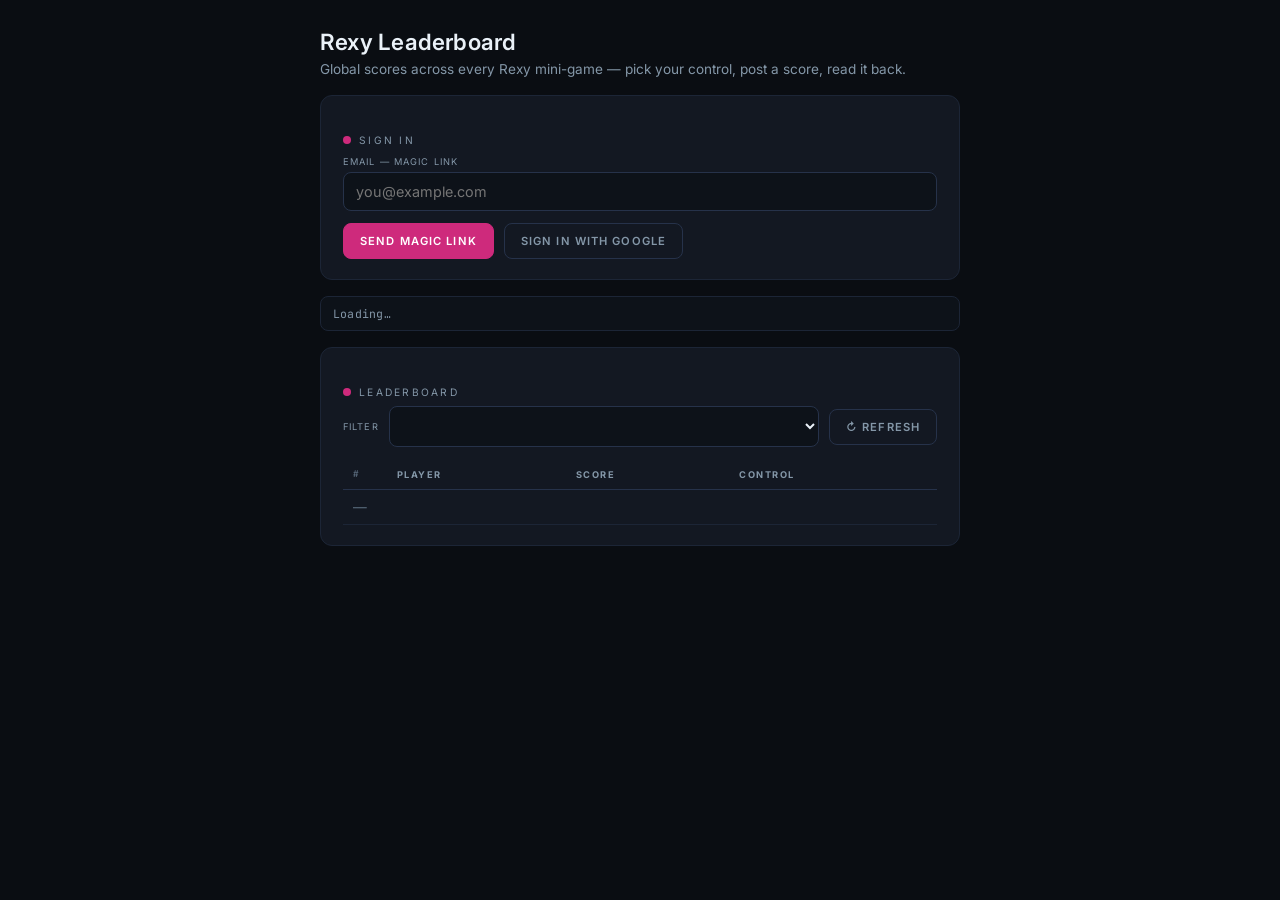
<file: demo.html>
<!--
  SDK reference demo. Lives here because this folder holds the canonical copy of
  rexy-leaderboard.js — see README. Sign in, set a name, submit a score against
  each control type and watch the board update.
-->
<!DOCTYPE html>
<html lang="en">
<head>
<meta charset="UTF-8">
<meta name="viewport" content="width=device-width, initial-scale=1">
<title>Rexy Leaderboard</title>
<link rel="stylesheet" href="lib/rexy-theme.css">
<style>
  body{min-height:100vh;display:flex;align-items:flex-start;justify-content:center;padding:28px;}
  .wrap{width:min(640px,96vw);}
  .head{margin-bottom:18px;}
  .head p{color:var(--muted);font-size:.85rem;margin:6px 0 0;}
  .card{padding:20px 22px;margin-bottom:16px;}
  .grow{flex:1;min-width:150px;}
  .rk{width:44px;color:var(--faint);font-family:'JetBrains Mono',monospace;}
</style>
</head>
<body>
  <div class="wrap">
    <div class="head">
      <h1>Rexy Leaderboard</h1>
      <p>Global scores across every Rexy mini-game — pick your control, post a score, read it back.</p>
    </div>

    <div class="card" id="auth">
      <div class="section-label">Sign in</div>
      <label for="email">Email — magic link</label>
      <input id="email" type="email" placeholder="you@example.com" autocomplete="email">
      <div class="row" style="margin-top:12px;">
        <button class="primary" id="signin">Send magic link</button>
        <button id="google">Sign in with Google</button>
      </div>
    </div>

    <div class="card" id="account" style="display:none;">
      <div class="section-label gold">Your name</div>
      <div class="row">
        <input id="name" class="grow" placeholder="display name" maxlength="24">
        <button class="primary" id="savename">Save</button>
        <button id="signout">Sign out</button>
      </div>

      <div class="section-label blue">Submit a test score</div>
      <div class="row">
        <input id="score" type="number" value="1000" style="width:120px;">
        <select id="control" class="grow"></select>
        <button class="primary" id="submitScore">Submit</button>
      </div>
    </div>

    <div class="status" id="status">Loading…</div>

    <div class="card" style="margin-top:16px;">
      <div class="section-label">Leaderboard</div>
      <div class="row">
        <label style="margin:0;">Filter</label>
        <select id="filter" class="grow"></select>
        <button id="refresh">↻ Refresh</button>
      </div>
      <table style="margin-top:12px;">
        <thead><tr><th class="rk">#</th><th>Player</th><th>Score</th><th>Control</th></tr></thead>
        <tbody id="rows"><tr><td colspan="4" class="faint">—</td></tr></tbody>
      </table>
    </div>
  </div>

<script type="module">
import * as Rexy from "./lib/rexy-leaderboard.js";
const GAME = "demo-game";
const $ = s => document.querySelector(s);
const status = (m, err=false) => { const el=$("#status"); el.textContent=m; el.className="status"+(err?" err":""); };

$("#control").innerHTML = Rexy.CONTROLS.map(([k,l])=>`<option value="${k}">${l}</option>`).join("");
$("#filter").innerHTML = `<option value="all">All controls</option>` + Rexy.CONTROLS.map(([k,l])=>`<option value="${k}">${l}</option>`).join("");

try { await Rexy.init(); } catch (e) { status(e.message, true); }

Rexy.onAuthChange(async (user) => {
  $("#auth").style.display = user ? "none" : "block";
  $("#account").style.display = user ? "block" : "none";
  if (user) {
    const p = await Rexy.getProfile();
    $("#name").value = p?.display_name || "";
    status(`Signed in as ${user.email}${p?.display_name ? " · "+p.display_name : " · set a name"}`);
  } else status("Not signed in.");
  refresh();
});
(async()=>{ const u=await Rexy.getUser(); if(!u) status("Not signed in."); })();

$("#signin").onclick = async () => {
  try { await Rexy.signIn($("#email").value.trim()); status("Magic link sent — check your email, then come back here."); }
  catch(e){ status(e.message, true); }
};
$("#google").onclick = async () => { try { await Rexy.signInWithGoogle(); } catch(e){ status(e.message,true); } };
$("#signout").onclick = async () => { await Rexy.signOut(); };
$("#savename").onclick = async () => {
  try { const r = await Rexy.setDisplayName($("#name").value); status("Name saved: "+r.display_name); refresh(); }
  catch(e){ status(e.message, true); }
};
$("#submitScore").onclick = async () => {
  try {
    const control = $("#control").value;
    const r = await Rexy.submitScore(GAME, control, +$("#score").value, { meta:{ demo:true } });
    status(`Submitted as ${Rexy.controlLabel(control)}. You're #${r.rank}.`); refresh();
  } catch(e){ status(e.message, true); }
};
$("#filter").onchange = refresh;
$("#refresh").onclick = refresh;

async function refresh(){
  try {
    const rows = await Rexy.getLeaderboard(GAME, $("#filter").value, "all", 50);
    const me = await Rexy.getUser();
    $("#rows").innerHTML = rows.length ? rows.map(r =>
      `<tr class="${me&&r.user_id===me.id?'me':''}"><td class="rk">${r.rank}</td><td>${esc(r.display_name)}</td>
       <td class="num">${r.score}</td><td><span class="tag">${Rexy.controlLabel(r.control)}</span></td></tr>`).join("")
      : `<tr><td colspan="4" class="faint">No scores yet.</td></tr>`;
  } catch(e){ status(e.message, true); }
}
function esc(s){ return (s||"").replace(/[<>&]/g,c=>({'<':'&lt;','>':'&gt;','&':'&amp;'}[c])); }
</script>
</body>
</html>
</file>
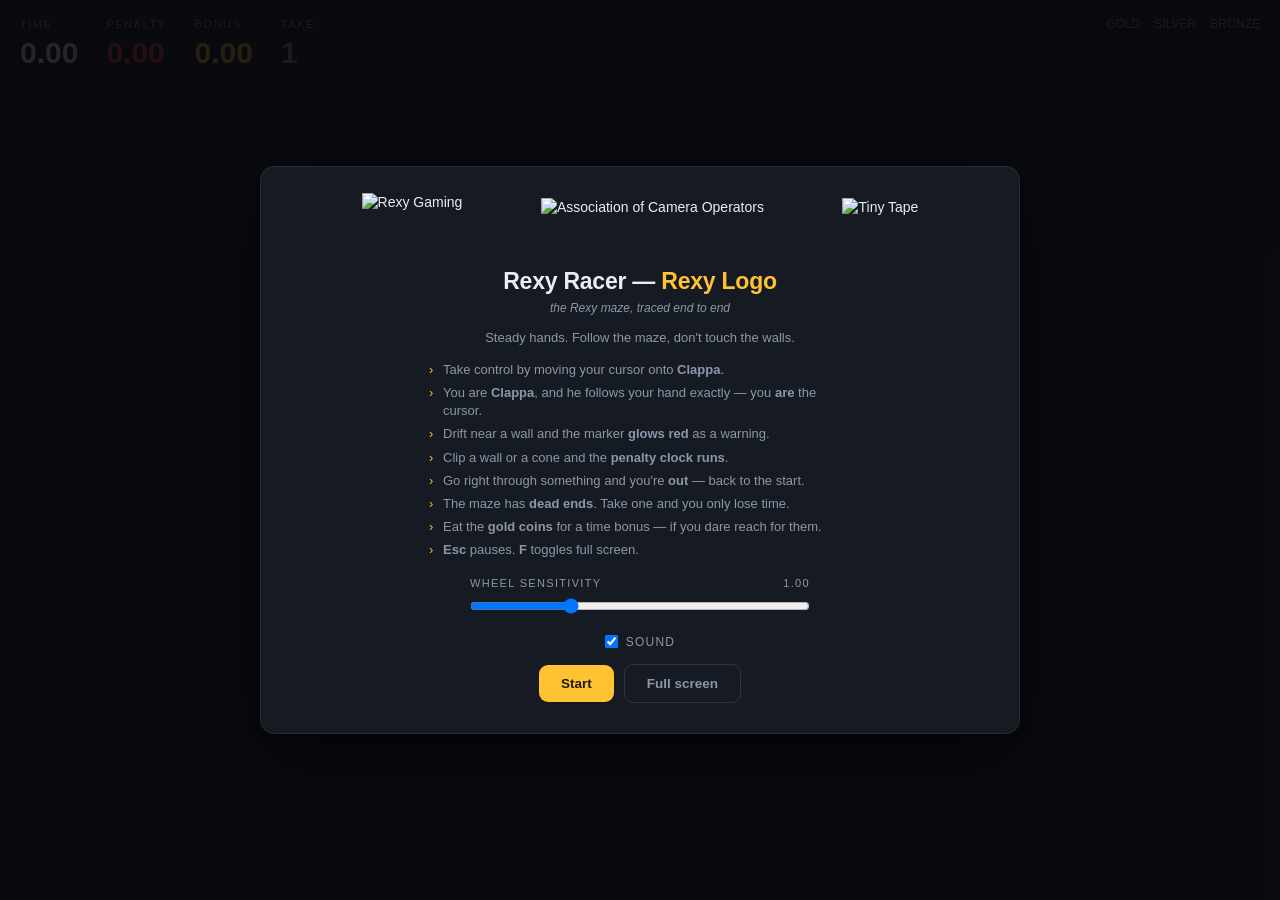
<file: games/rexy-logo/_template.html>
<!doctype html>
<meta charset="utf-8">
<title>Rexy Racer — Rexy Logo</title>
<style>
  :root{ --bg:#0d1015; --panel:#161b23; --ink:#e8edf5; --dim:#8b97a8;
         --accent:#ffc233; --bad:#ff3b30; --good:#31d158; }
  *{box-sizing:border-box; margin:0; padding:0}
  html,body{height:100%; background:var(--bg); color:var(--ink);
    font:14px/1.4 -apple-system,BlinkMacSystemFont,"Segoe UI",Roboto,Helvetica,Arial,sans-serif;
    overflow:hidden; user-select:none}
  body.hide-cursor{cursor:none}
  canvas{display:block; position:absolute; inset:0}
  .hud{position:absolute; top:0; left:0; right:0; padding:16px 20px;
       display:flex; gap:28px; align-items:baseline; pointer-events:none;
       text-shadow:0 2px 10px rgba(0,0,0,.95)}
  .hud .lbl{font-size:11px; letter-spacing:.14em; text-transform:uppercase; color:var(--dim)}
  .hud .val{font-size:30px; font-variant-numeric:tabular-nums; font-weight:600}
  .hud .pen .val{color:var(--bad)}
  .hud .bon .val{color:var(--accent)}
  .hud .take .val{color:var(--dim)}
  .hud .spacer{flex:1}
  .medal-strip{display:flex; gap:14px; font-variant-numeric:tabular-nums; font-size:12px; color:var(--dim)}
  .medal-strip b{color:var(--ink); font-weight:600}
  .prompt{position:absolute; left:50%; bottom:9%; transform:translateX(-50%);
    background:rgba(13,16,21,.92); border:1px solid #2b3441; border-radius:12px;
    padding:14px 22px; text-align:center; z-index:4; pointer-events:none;
    box-shadow:0 12px 40px rgba(0,0,0,.6)}
  .prompt.interactive{pointer-events:auto}
  .prompt b{color:var(--accent)}
  .prompt .sub{font-size:11.5px; color:var(--dim); margin-top:5px}
  .prompt .row{margin-top:12px}
  .overlay{position:absolute; inset:0; display:grid; place-items:center;
           background:rgba(8,10,14,.88); cursor:default; z-index:5}
  .card{background:var(--panel); border:1px solid #232b36; border-radius:14px;
        padding:26px 32px; width:min(760px,94vw); text-align:center;
        box-shadow:0 24px 70px rgba(0,0,0,.6); max-height:95vh; overflow:auto}
  .brand{display:flex; align-items:center; justify-content:space-evenly; gap:10px; margin-bottom:16px}
  .brand img{display:block; width:auto}
  .brand .rexy{height:56px} .brand .aco{height:46px} .brand .tiny{height:46px}
  .card h1{font-size:23px; letter-spacing:-.01em; margin-bottom:3px}
  .card h1 span{color:var(--accent)}
  .byline{font-size:12px; color:var(--dim); margin-bottom:12px; font-style:italic}
  .card p{color:var(--dim); margin-bottom:14px; font-size:13px}
  .card ul{text-align:left; color:var(--dim); font-size:13px; margin:0 auto 16px; max-width:430px}
  .card li{margin:5px 0; list-style:none; padding-left:18px; position:relative}
  .card li:before{content:"\203A"; position:absolute; left:4px; color:var(--accent)}
  .btn{background:var(--accent); color:#241a00; border:0; border-radius:9px; padding:11px 22px;
       font-size:13.5px; font-weight:700; cursor:pointer}
  .btn.ghost{background:transparent; color:var(--dim); border:1px solid #2b3441}
  .btn:hover{filter:brightness(1.08)}
  .row{display:flex; gap:10px; justify-content:center; align-items:center; flex-wrap:wrap}
  .sens{margin:14px auto; max-width:340px; text-align:left}
  .sens label{font-size:11px; letter-spacing:.12em; text-transform:uppercase; color:var(--dim);
              display:flex; justify-content:space-between; margin-bottom:7px}
  .sens input[type=range]{width:100%}
  .sndrow{display:inline-flex; align-items:center; gap:8px; color:var(--dim);
          font-size:12px; letter-spacing:.1em; text-transform:uppercase; margin-bottom:14px; cursor:pointer}
  .medalImg{width:96px; height:auto; margin-bottom:2px}
  .result{font-size:46px; font-weight:700; font-variant-numeric:tabular-nums; margin:0 0 2px}
  .medal{font-size:13px; font-weight:700; letter-spacing:.16em; text-transform:uppercase; margin-bottom:6px}
  .brk{font-size:12px; color:var(--dim); margin-bottom:14px; font-variant-numeric:tabular-nums}
  input[type=text]{background:#0e131a; border:1px solid #2b3441; color:var(--ink);
    border-radius:9px; padding:11px 14px; font-size:15px; width:220px; text-align:center; font-family:inherit}
  input[type=text]:focus{outline:0; border-color:var(--accent)}
  .boardWrap{max-height:40vh; overflow:auto; margin-top:16px; text-align:left;
             border-top:1px solid #232b36; padding-top:4px}
  .boardCols{display:flex; gap:22px; align-items:flex-start}
  .boardCols .col{flex:1 1 0; min-width:0}
  @media (max-width:640px){ .boardCols{flex-direction:column; gap:4px} }
  table{width:100%; border-collapse:collapse; font-variant-numeric:tabular-nums}
  th{font-size:10px; letter-spacing:.14em; text-transform:uppercase; color:var(--dim);
     text-align:left; padding:6px 8px; border-bottom:1px solid #232b36; font-weight:600;
     position:sticky; top:0; background:var(--panel)}
  td{padding:6px 8px; font-size:13px; border-bottom:1px solid #1a212b}
  td.pos{color:var(--dim); width:34px}
  td.tm{text-align:right; font-weight:600}
  tr.me td{color:var(--accent)}
  tr.pending td{color:var(--accent); background:rgba(255,194,51,.07)}
  .blank{display:inline-block; min-width:110px; border-bottom:1px dashed #4a5666; opacity:.7}
  .note{font-size:11px; color:var(--dim); margin-top:12px}
  .hidden{display:none !important}
</style>

<canvas id="c"></canvas>

<div class="hud" id="hud">
  <div><div class="lbl">Time</div><div class="val" id="tTime">0.00</div></div>
  <div class="pen"><div class="lbl">Penalty</div><div class="val" id="tPen">0.00</div></div>
  <div class="bon"><div class="lbl">Bonus</div><div class="val" id="tBon">0.00</div></div>
  <div class="take"><div class="lbl">Take</div><div class="val" id="tTake">1</div></div>
  <div class="spacer"></div>
  <div class="medal-strip">
    <div>GOLD <b id="tG"></b></div><div>SILVER <b id="tS"></b></div><div>BRONZE <b id="tB"></b></div>
  </div>
</div>

<div class="prompt hidden" id="prompt">
  <div id="promptMain">Move your cursor onto the <b>marker</b> to take control</div>
  <div class="sub" id="promptSub">Press <b>Esc</b> at any time to release the mouse</div>
  <div class="row hidden" id="pauseRow">
    <button class="btn" id="btnResume">Resume</button>
    <button class="btn ghost" id="btnRestart">Restart level</button>
    <button class="btn ghost" id="btnFull2">Full screen</button>
  </div>
</div>

<div class="overlay" id="ovStart">
  <div class="card">
    <div class="brand">
      <img class="rexy" id="imgRexy" alt="Rexy Gaming">
      <img class="aco"  id="imgAco"  alt="Association of Camera Operators">
      <img class="tiny" id="imgTiny" alt="Tiny Tape">
    </div>
    <h1>Rexy Racer &mdash; <span>Rexy Logo</span></h1>
    <div class="byline">the Rexy maze, traced end to end</div>
    <p>Steady hands. Follow the maze, don't touch the walls.</p>
    <ul>
      <li>Take control by moving your cursor onto <b>Clappa</b>.</li>
      <li>You are <b>Clappa</b>, and he follows your hand exactly &mdash; you <b>are</b> the cursor.</li>
      <li>Drift near a wall and the marker <b>glows red</b> as a warning.</li>
      <li>Clip a wall or a cone and the <b>penalty clock runs</b>.</li>
      <li>Go right through something and you're <b>out</b> &mdash; back to the start.</li>
      <li>The maze has <b>dead ends</b>. Take one and you only lose time.</li>
      <li>Eat the <b>gold coins</b> for a time bonus &mdash; if you dare reach for them.</li>
      <li><b>Esc</b> pauses. <b>F</b> toggles full screen.</li>
    </ul>
    <div class="sens">
      <label>Wheel sensitivity <span id="sensVal">1.00</span></label>
      <input type="range" id="sens" min="0.2" max="3" step="0.05" value="1">
    </div>
    <label class="sndrow"><input type="checkbox" id="sndTog" checked> Sound</label>
    <div class="row" style="margin-bottom:4px">
      <button class="btn" id="btnStart">Start</button>
      <button class="btn ghost" id="btnFull">Full screen</button>
    </div>
    <div id="startBoard"></div>
  </div>
</div>

<div class="overlay hidden" id="ovEnd">
  <div class="card">
    <img class="medalImg hidden" id="eMedalImg" alt="">
    <div class="medal" id="eMedal"></div>
    <div class="result" id="eTotal"></div>
    <div class="brk" id="eBrk"></div>
    <div id="entryBlock">
      <div class="row"><input type="text" id="pname" maxlength="14" placeholder="Your name" autocomplete="off" spellcheck="false"></div>
      <div class="row" style="margin-top:12px">
        <button class="btn" id="btnSave">Save to leaderboard</button>
        <button class="btn ghost" id="btnSkip">Skip &mdash; run again</button>
      </div>
    </div>
    <div class="row hidden" id="againRow" style="margin-top:14px">
      <button class="btn" id="btnAgain">Run again</button>
    </div>
    <div class="boardWrap"><div id="endBoard"></div></div>
    <div class="note hidden" id="storeNote">Scores are kept for this session only &mdash; this browser is blocking local storage.</div>
  </div>
</div>

<script>
const MAZE = __DATA__;
const ART  = __ART__;
const SND  = __SND__;

const CFG = {
  edgePad: MAZE.halfWidthPad,   // how far past a wall the CENTRE may go before it kills
  markerR: 44,
  warnBand: 26,
  obsKillDepth: 0,
  finishR: 190,
  cpR: 320,
  moveEps: 1.5,
  baseSpeed: 2.6,
  viewSpan: 1800,
  maxStep: 600,
  chompPeriod: 210,    // world units travelled per full chomp cycle        // largest believable movement in one event, world units
  camLerp: 0.16,
  miniW: 230,
  boardMax: 20,
  tileWorld: 620,
  grassTileWorld: 900,
  lightStep: 1.0, lightGo: 2.0, lightEnd: 2.8,   // wide enough for the spoken callouts
  deathTime: 1.0
};
const PAL = {
  cone:   {base:'#28231d', body:'#a95c3c', band:'#bdb7b1', tip:'#8d482a'},
  barrel: {rim:'#3a2a1e', body:'#553522', hoop:'#b5713a', top:'#704931'},
  grave:  {stone:'#6b7481', shade:'#4a525d', mark:'#2a2f38'}
};

const cv=document.getElementById('c'), ctx=cv.getContext('2d');
const $ = id => document.getElementById(id);

let storageOK=true;
const store={
  get(k,d){ try{ const v=localStorage.getItem(k); return v===null?d:v; }catch(e){ storageOK=false; return d; } },
  set(k,v){ try{ localStorage.setItem(k,v); }catch(e){ storageOK=false; } }
};

const IMG={};
for(const k in ART){ const i=new Image(); i.src=ART[k]; IMG[k]=i; }
$('imgRexy').src=ART.rexy; $('imgAco').src=ART.aco; $('imgTiny').src=ART.tinytape;
let asphaltPat=null, grassPat=null;
IMG.asphalt.onload=()=>{ try{ asphaltPat=ctx.createPattern(IMG.asphalt,'repeat'); }catch(e){} };
IMG.grass.onload=()=>{ try{ grassPat=ctx.createPattern(IMG.grass,'repeat'); }catch(e){} };

const AUD={};
for(const k in SND){ const a=new Audio(SND[k]); a.preload='auto'; AUD[k]=a; }
let soundOn=(store.get('rexySound','1')!=='0'), lastTick=0;
function play(k,vol){
  if(!soundOn||!AUD[k]) return;
  try{ const a=AUD[k].cloneNode(); a.volume=(vol==null?1:vol); const p=a.play(); if(p&&p.catch) p.catch(()=>{}); }catch(e){}
}
function playDeath(){
  // the slate cracks first - immediate feedback for the crash - then Clappa
  // calls it: "end board", the way a tail slate actually goes.
  play('die'+Math.floor(Math.random()*5), 1.0);
  setTimeout(()=>play('endboard', 0.95), 190);
}

// Clappa's own voice, synthesised: a short noise burst through a bandpass is a
// woody percussive clack, and two of them a beat apart read as "clap-pa".
// Built live with Web Audio, so there is no sample to ship or to licence.
let AC=null;
function ac(){
  if(!AC){ try{ AC=new (window.AudioContext||window.webkitAudioContext)(); }catch(e){ AC=null; } }
  if(AC && AC.state==='suspended') AC.resume().catch(()=>{});
  return AC;
}
function clack(at, freq, dur, gain){
  const c=ac(); if(!c) return;
  const n=Math.max(1,Math.floor(c.sampleRate*dur));
  const buf=c.createBuffer(1,n,c.sampleRate), d=buf.getChannelData(0);
  for(let i=0;i<n;i++) d[i]=(Math.random()*2-1)*Math.pow(1-i/n,2.5);
  const src=c.createBufferSource(); src.buffer=buf;
  const bp=c.createBiquadFilter(); bp.type='bandpass'; bp.frequency.value=freq; bp.Q.value=4.5;
  const g=c.createGain(); g.gain.value=gain;
  src.connect(bp); bp.connect(g); g.connect(c.destination);
  src.start(at);
}
function sfxClappa(){
  if(!soundOn) return;
  const c=ac(); if(!c) return;
  const t=c.currentTime;
  clack(t,       2150, 0.055, 0.20);   // clap
  clack(t+0.085, 1450, 0.075, 0.15);   // pa
}
function sfxCoin(){
  if(!soundOn) return;
  const c=ac(); if(!c) return;
  const t=c.currentTime;
  const o=c.createOscillator(), g=c.createGain();
  o.type='square';
  o.frequency.setValueAtTime(900,t);
  o.frequency.exponentialRampToValueAtTime(1800,t+0.07);
  g.gain.setValueAtTime(0.13,t);
  g.gain.exponentialRampToValueAtTime(0.0008,t+0.17);
  o.connect(g); g.connect(c.destination);
  o.start(t); o.stop(t+0.19);
}

// ---------- the maze: one closed kerb polygon ----------
// The Rexy logo's maze is a single continuous ribbon. Its kerb outline is one
// closed polygon, so "how far outside the road am I" is an exact calculation
// against 747 segments plus a point-in-polygon test — no grids, no bitmaps.
const KERB = MAZE.kerb;
const KERB_PATH = (() => {
  const p = new Path2D();
  p.moveTo(KERB[0][0], KERB[0][1]);
  for (let i=1;i<KERB.length;i++) p.lineTo(KERB[i][0], KERB[i][1]);
  p.closePath();
  return p;
})();
const B = (() => {
  let x0=1e9,y0=1e9,x1=-1e9,y1=-1e9;
  for (const p of KERB){ if(p[0]<x0)x0=p[0]; if(p[0]>x1)x1=p[0]; if(p[1]<y0)y0=p[1]; if(p[1]>y1)y1=p[1]; }
  const m=2400;
  return {x0:x0-m,y0:y0-m,x1:x1+m,y1:y1+m};
})();

function segDist(px,py,ax,ay,bx,by){
  const dx=bx-ax, dy=by-ay, L=dx*dx+dy*dy;
  let t=L?((px-ax)*dx+(py-ay)*dy)/L:0;
  t=t<0?0:t>1?1:t;
  return Math.hypot(px-(ax+t*dx), py-(ay+t*dy));
}
function distToKerb(px,py){
  let m=Infinity;
  for (let i=0,n=KERB.length;i<n;i++){
    const a=KERB[i], b=KERB[(i+1)%n];
    const d=segDist(px,py,a[0],a[1],b[0],b[1]);
    if (d<m) m=d;
  }
  return m;
}
function insideRoad(px,py){
  let c=false;
  for (let i=0,j=KERB.length-1,n=KERB.length;i<n;j=i++){
    const a=KERB[i], b=KERB[j];
    if (((a[1]>py)!==(b[1]>py)) && (px < (b[0]-a[0])*(py-a[1])/(b[1]-a[1]) + a[0])) c=!c;
  }
  return c;
}
// signed: negative inside the road, positive once outside. Same meaning as the
// ACO level's edgeOvershoot, so all the thresholds carry over unchanged.
function edgeOvershoot(px,py){
  const d = distToKerb(px,py);
  return insideRoad(px,py) ? -d : d;
}
function obstacleGap(px,py){
  let best=Infinity;
  for (const o of MAZE.obstacles){
    const g=Math.hypot(px-o.x,py-o.y)-o.h;
    if (g<best){ best=g; if(best<=0) return 0; }
  }
  return best;
}
function obstaclePenetration(px,py){
  let deep=0;
  for (const o of MAZE.obstacles){
    const d=o.h-Math.hypot(px-o.x,py-o.y);
    if (d>deep) deep=d;
  }
  return deep;
}

let DPR=1;
const cam={x:MAZE.start[0], y:MAZE.start[1], s:1};
function resize(){
  DPR=Math.min(window.devicePixelRatio||1,2);
  cv.width=innerWidth*DPR; cv.height=innerHeight*DPR;
  cv.style.width=innerWidth+'px'; cv.style.height=innerHeight+'px';
  cam.s=(Math.min(innerWidth,innerHeight)*DPR)/CFG.viewSpan;
}
addEventListener('resize',resize); resize();
const SX=x=>(x-cam.x)*cam.s+cv.width/2;
const SY=y=>(y-cam.y)*cam.s+cv.height/2;

// ---------- state ----------
const S={
  phase:'menu', px:MAZE.start[0], py:MAZE.start[1],
  elapsed:0, penalty:0, moved:false,
  penalising:false, wasPenalising:false, warning:false,
  hits:[], flash:0, warnGlow:0,
  deaths:0, touches:0, sens:1, locked:false,
  pulse:0, lockFailed:false, started:false, lightStage:-1,
  heading:0, chompDist:0, lastMoveAt:0, lastChompCycle:-1,
  coinsGot:[], bonus:0,
  lightT:99, dieT:0, deathAt:null, graves:[]
};
const centreCam=()=>{ cam.x=S.px; cam.y=S.py; };
function newRun(){
  S.px=MAZE.start[0]; S.py=MAZE.start[1];
  S.elapsed=0; S.penalty=0; S.moved=false;
  S.penalising=false; S.wasPenalising=false; S.warning=false;
  S.hits=MAZE.checkpoints.map(()=>false);
  S.flash=0; S.warnGlow=0; S.deaths=0; S.touches=0; S.started=false;
  S.lightT=99; S.lightStage=-1; S.dieT=0; S.deathAt=null; S.graves=[];
  S.heading=0; S.chompDist=0; S.lastMoveAt=0; S.lastChompCycle=-1;
  S.coinsGot=MAZE.coins.map(()=>false); S.bonus=0; S.lastChompCycle=-1;
  S.coinsGot=MAZE.coins.map(()=>false); S.bonus=0;
  centreCam(); arm();
}
function arm(){
  S.phase='armed';
  document.body.classList.remove('hide-cursor');
  const p=$('prompt'); p.classList.remove('hidden');
  if(S.started){
    $('promptMain').innerHTML='Paused &mdash; move your cursor onto the <b>marker</b> to carry on';
    $('promptSub').innerHTML=S.lockFailed?'If nothing happens, <b>click</b> the marker'
                                         :'Your time and penalties are held while paused';
    $('pauseRow').classList.remove('hidden'); p.classList.add('interactive');
  } else {
    $('promptMain').innerHTML='Move your cursor onto the <b>marker</b> to take control';
    $('promptSub').innerHTML=S.lockFailed?'If nothing happens, <b>click</b> the marker'
                                         :'Press <b>Esc</b> at any time to release the mouse';
    $('pauseRow').classList.add('hidden'); p.classList.remove('interactive');
  }
}
function takeOver(){
  document.body.classList.add('hide-cursor');
  $('prompt').classList.add('hidden'); $('prompt').classList.remove('interactive');
  if(!S.started){ S.phase='lights'; S.lightT=0; S.lightStage=-1; }
  else S.phase='running';
  S.started=true;
}
function startDeath(){ playDeath(); S.phase='dying'; S.dieT=0; S.deathAt={x:S.px,y:S.py}; S.flash=1; }
function finishDeath(){
  S.graves.push(S.deathAt); S.deathAt=null;
  S.px=MAZE.start[0]; S.py=MAZE.start[1];
  S.hits=MAZE.checkpoints.map(()=>false);
  S.deaths++;
  S.elapsed=0; S.penalty=0; S.moved=false; S.touches=0;
  S.penalising=false; S.wasPenalising=false; S.warning=false;
  S.flash=0; S.warnGlow=0; S.heading=0; S.chompDist=0; S.lastMoveAt=0; centreCam();
  S.phase='lights'; S.lightT=0; S.lightStage=-1;
}

// ---------- input ----------
S.sens=parseFloat(store.get('rexySens','1'))||1;
$('sens').value=S.sens; $('sensVal').textContent=S.sens.toFixed(2);
$('sens').addEventListener('input',e=>{
  S.sens=parseFloat(e.target.value); $('sensVal').textContent=S.sens.toFixed(2);
  store.set('rexySens',S.sens);
});
$('sndTog').checked=soundOn;
$('sndTog').addEventListener('change',function(){ soundOn=this.checked; store.set('rexySound',soundOn?'1':'0'); });

function fsElement(){ return document.fullscreenElement||document.webkitFullscreenElement||null; }
function toggleFull(){
  try{
    const el=document.documentElement;
    if(!fsElement()){ const f=el.requestFullscreen||el.webkitRequestFullscreen; if(f) f.call(el); }
    else { const f=document.exitFullscreen||document.webkitExitFullscreen; if(f) f.call(document); }
  }catch(e){}
}
function labelFull(){
  const t=fsElement()?'Exit full screen':'Full screen';
  if($('btnFull')) $('btnFull').textContent=t;
  if($('btnFull2')) $('btnFull2').textContent=t;
}
$('btnFull').onclick=toggleFull; $('btnFull2').onclick=toggleFull;
document.addEventListener('fullscreenchange',()=>{ labelFull(); resize(); });
document.addEventListener('webkitfullscreenchange',()=>{ labelFull(); resize(); });

function tryLock(){
  if(!cv.requestPointerLock) return;
  try{ const p=cv.requestPointerLock(); if(p&&p.catch) p.catch(()=>{S.lockFailed=true;}); }
  catch(e){ S.lockFailed=true; }
}
document.addEventListener('pointerlockerror',()=>{ S.lockFailed=true; arm(); });
document.addEventListener('pointerlockchange',()=>{
  S.locked=document.pointerLockElement===cv;
  if(S.locked){ if(S.phase==='armed') takeOver(); }
  else if(S.phase==='running'||S.phase==='lights'||S.phase==='dying') arm();
});
addEventListener('mousemove',e=>{
  if(S.phase==='running'){
    const dx=(e.movementX||0)*CFG.baseSpeed*S.sens;
    const dy=(e.movementY||0)*CFG.baseSpeed*S.sens;
    if(!dx&&!dy) return;
    // Drop absurd single-event jumps. Pointer lock can emit a huge delta when the
    // underlying cursor warps at a screen edge or the lock re-engages; integrated
    // raw, that teleports the marker into the grass. No hand moves this fast.
    const mag=Math.hypot(dx,dy);
    if(mag > CFG.maxStep) return;
    // Face the way we are travelling, and chomp by distance covered (Pac-Man
    // style) rather than on a clock, so the mouth stills when the hand stills.
    S.chompDist += mag;
    S.lastMoveAt = performance.now();
    if(mag > 0.8){
      let d2 = Math.atan2(dy,dx) - S.heading;
      while(d2 >  Math.PI) d2 -= Math.PI*2;
      while(d2 < -Math.PI) d2 += Math.PI*2;
      S.heading += d2 * 0.35;
    }
    if(!S.moved&&Math.hypot(dx,dy)>CFG.moveEps) S.moved=true;
    S.px=Math.max(B.x0,Math.min(B.x1,S.px+dx));
    S.py=Math.max(B.y0,Math.min(B.y1,S.py+dy));
  } else if(S.phase==='armed'){
    const px=e.clientX*DPR, py=e.clientY*DPR;
    if(Math.hypot(px-SX(S.px),py-SY(S.py))<Math.max(46*DPR,CFG.markerR*cam.s)) tryLock();
  }
});
cv.addEventListener('click',()=>{ if(S.phase==='armed') tryLock(); });
addEventListener('keydown',e=>{
  if(e.ctrlKey&&e.altKey&&(e.key==='r'||e.key==='R')&&document.activeElement!==$('pname')){
    e.preventDefault(); resetBoard(); return;
  }
  if(e.key==='Escape'&&document.exitPointerLock) document.exitPointerLock();
  if((e.key==='f'||e.key==='F')&&document.activeElement!==$('pname')) toggleFull();
});
function begin(){ ac(); $('ovStart').classList.add('hidden'); $('ovEnd').classList.add('hidden'); newRun(); }
$('btnStart').onclick=begin; $('btnAgain').onclick=begin; $('btnSkip').onclick=begin; $('btnRestart').onclick=begin;
$('btnResume').onclick=tryLock;

// ---------- leaderboard (local; the arcade shell handles the global one) ----------
const BOARD_KEY='rexyBoard_'+MAZE.id;
function loadBoard(){ try{ const v=JSON.parse(store.get(BOARD_KEY,'[]')); return Array.isArray(v)?v:[]; }catch(e){ return []; } }
let BOARD=loadBoard();
const saveBoard=()=>store.set(BOARD_KEY,JSON.stringify(BOARD.slice(0,200)));
function medalFor(t){
  if(t<=MAZE.gold) return ['gold','#ffc233','gold'];
  if(t<=MAZE.silver) return ['silver','#cfd6e0','silver'];
  if(t<=MAZE.bronze) return ['bronze','#d08b52','bronze'];
  return ['no medal','#8b97a8',null];
}
const esc=s=>String(s).replace(/&/g,'&amp;').replace(/</g,'&lt;').replace(/>/g,'&gt;');
function tableHTML(rows,offset){
  offset=offset||0;
  let h='<table><tr><th></th><th>Name</th><th style="text-align:right">Time</th></tr>';
  rows.forEach((e,i)=>{
    const m=medalFor(e.total);
    const nm=e.pending?(e.name?esc(e.name):'<span class="blank">&nbsp;</span>'):esc(e.name);
    h+='<tr class="'+(e.pending?'pending':(e.me?'me':''))+'"><td class="pos">'+(offset+i+1)+'</td><td>'+nm+
       ' <span style="color:'+m[1]+'; font-size:10px; letter-spacing:.1em; text-transform:uppercase">'+m[0]+
       '</span></td><td class="tm">'+e.total.toFixed(2)+'s</td></tr>';
  });
  return h+'</table>';
}
function boardColumns(rows){
  const left=rows.slice(0,10), right=rows.slice(10,CFG.boardMax);
  return '<div class="boardCols"><div class="col">'+tableHTML(left,0)+'</div>'+
         (right.length?'<div class="col">'+tableHTML(right,10)+'</div>':'')+'</div>';
}
function renderStartBoard(){
  $('startBoard').innerHTML=BOARD.length?'<div class="boardWrap">'+boardColumns(BOARD.slice(0,CFG.boardMax))+'</div>':'';
}
let pendingEntry=null;
function renderEndBoard(){
  let rows=BOARD.slice();
  if(pendingEntry) rows=rows.concat([pendingEntry]);
  rows.sort((a,b)=>a.total-b.total);
  $('endBoard').innerHTML=boardColumns(rows.slice(0,CFG.boardMax));
}
function resetBoard(){
  const n=BOARD.length;
  if(!n){ alert('Leaderboard is already empty.'); return; }
  const NL=String.fromCharCode(10);
  if(confirm('Clear the leaderboard?'+NL+NL+n+' score'+(n===1?'':'s')+' will be deleted. This cannot be undone.')){
    BOARD=[]; try{ localStorage.removeItem(BOARD_KEY); }catch(e){}
    renderStartBoard(); if(pendingEntry) renderEndBoard();
    alert('Leaderboard cleared.');
  }
}

let lastResult=null;
function finish(){
  S.phase='finished';
  document.body.classList.remove('hide-cursor');
  $('prompt').classList.add('hidden');
  if(document.exitPointerLock) document.exitPointerLock();
  const total=Math.max(0, S.elapsed+S.penalty-S.bonus), m=medalFor(total);
  lastResult={total:total,stamp:Date.now()};
  pendingEntry={name:'',total:total,pending:true};
  const mi=$('eMedalImg');
  if(m[2]&&ART[m[2]]){ mi.src=ART[m[2]]; mi.classList.remove('hidden'); } else mi.classList.add('hidden');
  $('eMedal').textContent=m[0]; $('eMedal').style.color=m[1];
  $('eTotal').textContent=total.toFixed(2)+'s';
  $('eBrk').innerHTML='run '+S.elapsed.toFixed(2)+'s  +  penalty '+S.penalty.toFixed(2)+
    's  &minus;  bonus '+S.bonus.toFixed(2)+'s   ·   '+S.touches+' contact'+(S.touches===1?'':'s')+
    '  ·  '+S.coinsGot.filter(Boolean).length+'/'+MAZE.coins.length+' coins  ·  '+S.deaths+' death'+(S.deaths===1?'':'s');
  play(m[2]==='gold'?'gold':m[2]?'medal':'nomedal',0.8);
  $('entryBlock').classList.remove('hidden');
  $('againRow').classList.add('hidden');
  $('storeNote').classList.toggle('hidden',storageOK);
  renderEndBoard();
  $('ovEnd').classList.remove('hidden');
  const nm=$('pname'); nm.value=''; setTimeout(()=>nm.focus(),30);
  // tell the arcade shell, if we are running inside it
  try{
    if (window.parent && window.parent !== window)
      window.parent.postMessage({type:'rexy:gameover', id:MAZE.id, score:total, seconds:total}, location.origin);
  }catch(e){}
}
$('pname').addEventListener('input',function(){ if(pendingEntry){ pendingEntry.name=this.value.trim(); renderEndBoard(); } });
function commitScore(){
  const name=($('pname').value||'').trim().slice(0,14)||'Anon';
  store.set('rexyLastName',name);
  BOARD.push({name,total:lastResult.total,when:lastResult.stamp,me:true});
  BOARD.sort((a,b)=>a.total-b.total);
  BOARD.forEach(e=>{ if(e.when!==lastResult.stamp) delete e.me; });
  saveBoard(); pendingEntry=null;
  renderEndBoard(); renderStartBoard();
  $('entryBlock').classList.add('hidden');
  $('againRow').classList.remove('hidden');
}
$('btnSave').onclick=commitScore;
$('pname').addEventListener('keydown',e=>{ if(e.key==='Enter'){ e.preventDefault(); commitScore(); } });

// ---------- loop ----------
let last=performance.now();
function frame(now){
  const dt=Math.min((now-last)/1000,.1); last=now;
  S.pulse=(S.pulse+dt)%1;
  if(S.lightT<CFG.lightEnd){
    S.lightT+=dt;
    const stage=S.lightT<CFG.lightStep?0:S.lightT<CFG.lightGo?1:2;
    if(stage!==S.lightStage){ S.lightStage=stage; play(['rollcamera','cameraspeed','action'][stage], 0.95); }
  }
  if(S.phase==='lights'&&S.lightT>=CFG.lightGo) S.phase='running';
  if(S.phase==='dying'){ S.dieT+=dt; if(S.dieT>=CFG.deathTime) finishDeath(); }

  if(S.phase==='running'){
    if(S.moved) S.elapsed+=dt;
    const over=edgeOvershoot(S.px,S.py);
    const obsGap=obstacleGap(S.px,S.py);
    const obsPen=obstaclePenetration(S.px,S.py);
    const R=CFG.markerR;
    if(over>CFG.edgePad || obsPen>CFG.obsKillDepth){
      startDeath();
    } else if((S.penalising=(over+R>0)||(obsGap<R))){
      S.penalty+=dt; S.flash=Math.min(1,S.flash+dt*7);
      if(!S.wasPenalising){ S.touches++; if(now-lastTick>350){ lastTick=now; play('tick',0.45); } }
    } else S.flash=Math.max(0,S.flash-dt*4);
    S.warning=(over+R>-CFG.warnBand)||(obsGap<R+CFG.warnBand);
    S.warnGlow=S.warning?Math.min(1,S.warnGlow+dt*6):Math.max(0,S.warnGlow-dt*4);
    S.wasPenalising=S.penalising;

    // coins: the grab is generous, the risk is in reaching for them
    for(let i=0;i<MAZE.coins.length;i++){
      if(S.coinsGot[i]) continue;
      const cn=MAZE.coins[i], cdx=S.px-cn.x, cdy=S.py-cn.y;
      const rr=MAZE.coinR+CFG.markerR*0.5;
      if(cdx*cdx+cdy*cdy < rr*rr){ S.coinsGot[i]=true; S.bonus+=MAZE.coinBonus; sfxCoin(); }
    }
    // one "clap-pa" per chomp cycle, only while actually moving
    // Synthesised clack per chomp: short enough to keep up with the mouth at
    // full pace, where a spoken word would overlap itself and grate.
    const cyc=Math.floor(S.chompDist/CFG.chompPeriod);
    if(cyc!==S.lastChompCycle){
      if(S.lastChompCycle>=0 && S.moved) sfxClappa();
      S.lastChompCycle=cyc;
    }

    let all=true;
    for(let i=0;i<MAZE.checkpoints.length;i++){
      if(!S.hits[i]){
        const c=MAZE.checkpoints[i], dx=S.px-c[0], dy=S.py-c[1];
        if(dx*dx+dy*dy<CFG.cpR*CFG.cpR) S.hits[i]=true; else all=false;
      }
    }
    if(all){
      const dx=S.px-MAZE.finish[0], dy=S.py-MAZE.finish[1];
      if(dx*dx+dy*dy<CFG.finishR*CFG.finishR) finish();
    }
  }
  cam.x+=(S.px-cam.x)*CFG.camLerp;
  cam.y+=(S.py-cam.y)*CFG.camLerp;
  draw();
  requestAnimationFrame(frame);
}

function worldTransform(){ ctx.setTransform(cam.s,0,0,cam.s, cv.width/2-cam.x*cam.s, cv.height/2-cam.y*cam.s); }

function draw(){
  ctx.setTransform(1,0,0,1,0,0);
  ctx.fillStyle='#0d1015'; ctx.fillRect(0,0,cv.width,cv.height);
  if(grassPat&&typeof DOMMatrix!=='undefined'&&grassPat.setTransform){
    const gk=(CFG.grassTileWorld*cam.s)/IMG.grass.width;
    const gm=new DOMMatrix(); gm.a=gk; gm.d=gk; gm.e=SX(0); gm.f=SY(0);
    try{ grassPat.setTransform(gm); ctx.fillStyle=grassPat; ctx.fillRect(0,0,cv.width,cv.height); }catch(e){}
  }

  worldTransform();
  // the tolerance shoulder: a band straddling the kerb
  ctx.strokeStyle='#1b212a'; ctx.lineWidth=CFG.edgePad*2; ctx.lineJoin='round'; ctx.lineCap='round';
  ctx.stroke(KERB_PATH);
  // the road itself
  if(asphaltPat&&typeof DOMMatrix!=='undefined'&&asphaltPat.setTransform){
    ctx.setTransform(1,0,0,1,0,0);
    const k=(CFG.tileWorld*cam.s)/IMG.asphalt.width;
    const m=new DOMMatrix(); m.a=k; m.d=k; m.e=SX(0); m.f=SY(0);
    try{ asphaltPat.setTransform(m); }catch(e){}
    worldTransform();
    ctx.fillStyle=asphaltPat;
  } else ctx.fillStyle='#2c333e';
  ctx.fill(KERB_PATH,'evenodd');
  // kerb line
  ctx.strokeStyle='rgba(160,175,195,.35)'; ctx.lineWidth=7; ctx.stroke(KERB_PATH);
  ctx.setTransform(1,0,0,1,0,0);

  drawFurniture();
  drawGraves();

  // Start and finish sit at the rounded ends of the ribbon, so fill those caps
  // rather than stamping a square on top of them: clip a disc to the road itself
  // and the paint takes the road's shape exactly.
  drawFinishLine();
  drawCapFill(MAZE.start,  170, 'start');

  drawCoins();
  drawPlayer(); drawLights(); drawMinimap();

  $('tTime').textContent=S.elapsed.toFixed(2);
  $('tPen').textContent=S.penalty.toFixed(2);
  $('tPen').style.opacity=S.penalty>0?1:.35;
  $('tBon').textContent='-'+S.bonus.toFixed(2);
  $('tBon').style.opacity=S.bonus>0?1:.35;
  $('tTake').textContent=(S.deaths+1);
}

// A straight chequered strip across the road, the same 2 x 6 pattern as the
// ACO Logo finish: 50-unit squares, 100 along the direction of travel and
// wide enough to meet both kerbs. Aligned to the route's final heading and
// clipped to the road so it never overhangs onto the verge.
function drawFinishLine(){
  const r=MAZE.route, n=r.length;
  const a=r[Math.max(0,n-3)], b=r[n-1];
  const ang=Math.atan2(b[1]-a[1], b[0]-a[0]);
  const sq=50, rows=8;                      // 8 x 50 = 400 across, clipped to the kerbs
  ctx.save();
  worldTransform();
  ctx.clip(KERB_PATH,'evenodd');
  ctx.translate(MAZE.finish[0], MAZE.finish[1]);
  ctx.rotate(ang);
  for(let i=0;i<rows;i++) for(let j=0;j<2;j++){
    ctx.fillStyle=(i+j)%2?'#f2f4f8':'#11151b';
    ctx.fillRect(-sq+j*sq, -rows*sq/2+i*sq, sq, sq);
  }
  ctx.restore();
  ctx.setTransform(1,0,0,1,0,0);
}

// Paint inside (disc around p) ∩ (the road), so it fills the rounded end exactly.
function drawCapFill(p, radius, style){
  ctx.save();
  worldTransform();
  ctx.beginPath(); ctx.arc(p[0], p[1], radius, 0, Math.PI*2); ctx.clip();
  ctx.clip(KERB_PATH, 'evenodd');
  if (style === 'chequer'){
    const s = 96;
    const x0 = Math.floor((p[0]-radius)/s)*s, y0 = Math.floor((p[1]-radius)/s)*s;
    for (let y=y0; y<p[1]+radius; y+=s) for (let x=x0; x<p[0]+radius; x+=s){
      ctx.fillStyle = ((Math.round(x/s)+Math.round(y/s)) & 1) ? '#f2f4f8' : '#11151b';
      ctx.fillRect(x, y, s, s);
    }
  } else {
    ctx.fillStyle='rgba(79,143,203,.55)';
    ctx.fillRect(p[0]-radius, p[1]-radius, radius*2, radius*2);
    ctx.strokeStyle='rgba(79,143,203,.9)'; ctx.lineWidth=10;
    ctx.beginPath(); ctx.arc(p[0], p[1], radius*0.72, 0, Math.PI*2); ctx.stroke();
  }
  ctx.restore();
  ctx.setTransform(1,0,0,1,0,0);
}

function drawFurniture(){
  for(const o of MAZE.obstacles){
    const x=SX(o.x), y=SY(o.y), r=o.h*cam.s;
    ctx.save(); ctx.translate(x,y);
    if(o.t==='cone'){
      const P=PAL.cone;
      ctx.beginPath();ctx.arc(0,0,r,0,Math.PI*2);      ctx.fillStyle=P.base;ctx.fill();
      ctx.beginPath();ctx.arc(0,0,r*.84,0,Math.PI*2);  ctx.fillStyle=P.body;ctx.fill();
      ctx.beginPath();ctx.arc(0,0,r*.56,0,Math.PI*2);  ctx.fillStyle=P.band;ctx.fill();
      ctx.beginPath();ctx.arc(0,0,r*.32,0,Math.PI*2);  ctx.fillStyle=P.tip; ctx.fill();
    } else {
      const P=PAL.barrel;
      ctx.beginPath();ctx.arc(0,0,r,0,Math.PI*2);      ctx.fillStyle=P.rim; ctx.fill();
      ctx.beginPath();ctx.arc(0,0,r*.88,0,Math.PI*2);  ctx.fillStyle=P.body;ctx.fill();
      ctx.beginPath();ctx.arc(0,0,r*.6,0,Math.PI*2);
      ctx.strokeStyle=P.hoop;ctx.lineWidth=Math.max(1,r*.13);ctx.stroke();
      ctx.beginPath();ctx.arc(0,0,r*.22,0,Math.PI*2);  ctx.fillStyle=P.top; ctx.fill();
    }
    ctx.restore();
  }
}
function drawGraves(){
  const P=PAL.grave;
  for(const g of S.graves){
    const x=SX(g.x), y=SY(g.y), w=52*cam.s, h=64*cam.s;
    ctx.save(); ctx.translate(x,y);
    ctx.beginPath(); ctx.ellipse(0,h*.42,w*.72,h*.16,0,0,Math.PI*2);
    ctx.fillStyle='rgba(0,0,0,.42)'; ctx.fill();
    ctx.beginPath(); ctx.moveTo(-w/2,h*.4); ctx.lineTo(-w/2,-h*.1);
    ctx.arc(0,-h*.1,w/2,Math.PI,0); ctx.lineTo(w/2,h*.4); ctx.closePath();
    ctx.fillStyle=P.stone; ctx.fill();
    ctx.strokeStyle=P.shade; ctx.lineWidth=Math.max(1,2*cam.s); ctx.stroke();
    ctx.strokeStyle=P.mark; ctx.lineWidth=Math.max(1.5,5*cam.s); ctx.lineCap='round';
    ctx.beginPath(); ctx.moveTo(0,-h*.28); ctx.lineTo(0,h*.12); ctx.stroke();
    ctx.beginPath(); ctx.moveTo(-w*.2,-h*.1); ctx.lineTo(w*.2,-h*.1); ctx.stroke();
    ctx.restore();
  }
}
function drawCoins(){
  for(let i=0;i<MAZE.coins.length;i++){
    if(S.coinsGot[i]) continue;
    const c=MAZE.coins[i], x=SX(c.x), y=SY(c.y);
    const puls=1+0.08*Math.sin(S.pulse*Math.PI*2+i);
    const r=MAZE.coinR*cam.s*0.78*puls;
    ctx.beginPath(); ctx.arc(x,y,r*1.5,0,Math.PI*2);
    ctx.fillStyle='rgba(246,190,26,.16)'; ctx.fill();
    ctx.beginPath(); ctx.arc(x,y,r,0,Math.PI*2);
    ctx.fillStyle='#f6be1a'; ctx.fill();
    ctx.beginPath(); ctx.arc(x,y,r*0.62,0,Math.PI*2);
    ctx.strokeStyle='rgba(120,84,0,.55)'; ctx.lineWidth=Math.max(1,r*0.16); ctx.stroke();
  }
}

function drawPlayer(){
  if(S.phase==='menu') return;
  const x=SX(S.px), y=SY(S.py);
  let alpha=1, scale=1;
  if(S.phase==='dying'){ const k=Math.min(1,S.dieT/CFG.deathTime); alpha=1-k; scale=1-k*.55; }
  if(alpha<=.01) return;
  const hot=S.flash, warn=S.warnGlow, d=CFG.markerR*2*cam.s*scale;
  ctx.save(); ctx.globalAlpha=alpha;
  const glow=Math.max(hot,warn*.55);
  ctx.beginPath(); ctx.arc(x,y,d*(glow>.02?.8*(1+hot*.28):.72),0,Math.PI*2);
  ctx.fillStyle=glow>.02?'rgba(255,59,48,'+(.14+glow*.5)+')':'rgba(255,194,51,.16)';
  ctx.fill();
  const im=IMG.chomp;
  if(im&&im.complete&&im.naturalWidth){
    const F=im.naturalHeight;                        // square frames laid out in a row
    const n=Math.max(1, Math.round(im.naturalWidth/F));
    const SEQ=[0,1,2,3,2,1];
    const moving=(performance.now()-S.lastMoveAt) < 130;
    let fi=0;
    if(moving){
      const t=(S.chompDist % CFG.chompPeriod)/CFG.chompPeriod;
      fi=SEQ[Math.floor(t*SEQ.length) % SEQ.length];
    }
    fi=Math.min(fi, n-1);
    // Mirror rather than rotate past vertical, so the eye stays on top when he
    // travels right-to-left. Composed as rotate(a) then scaleX(-1): the sprite's
    // native +X facing becomes -X, and a = heading - pi puts the mouth back on
    // the heading while keeping |a| under 90 degrees.
    let a=S.heading;
    while(a >  Math.PI) a -= Math.PI*2;
    while(a < -Math.PI) a += Math.PI*2;
    const flip = Math.abs(a) > Math.PI/2;
    if(flip) a = a > 0 ? a - Math.PI : a + Math.PI;
    ctx.save();
    ctx.translate(x,y);
    ctx.rotate(a);
    if(flip) ctx.scale(-1,1);
    ctx.drawImage(im, fi*F, 0, F, F, -d/2, -d/2, d, d);
    ctx.restore();
  } else { ctx.beginPath();ctx.arc(x,y,d*.32,0,Math.PI*2);ctx.fillStyle='#ffc233';ctx.fill(); }
  if(hot>.02){
    ctx.beginPath(); ctx.arc(x,y,d*.52,0,Math.PI*2);
    ctx.strokeStyle='rgba(255,59,48,'+(.55+hot*.45)+')'; ctx.lineWidth=Math.max(2,d*.06); ctx.stroke();
  }
  if(S.phase==='armed'){
    const t=Math.sin(S.pulse*Math.PI*2)*.5+.5;
    ctx.beginPath(); ctx.arc(x,y,(d*.6)*(.95+t*.35),0,Math.PI*2);
    ctx.strokeStyle='rgba(255,194,51,'+(.35+t*.45)+')'; ctx.lineWidth=2.5*DPR; ctx.stroke();
  }
  ctx.restore();
}
function drawLights(){
  if(S.lightT>=CFG.lightEnd) return;
  const t=S.lightT;
  const im=IMG[t<CFG.lightStep?'light1':t<CFG.lightGo?'light2':'light3'];
  if(!im||!im.complete||!im.naturalWidth) return;
  let a=1;
  if(t>CFG.lightGo) a=Math.max(0,1-(t-CFG.lightGo)/(CFG.lightEnd-CFG.lightGo));
  const w=Math.min(cv.width*.17,210*DPR), h=w*im.naturalHeight/im.naturalWidth;
  ctx.save(); ctx.globalAlpha=a;
  ctx.drawImage(im, SX(S.px)-w/2, SY(S.py)-h-CFG.markerR*1.5*cam.s, w, h);
  ctx.restore();
}
function drawMinimap(){
  const pad=16*DPR, w=CFG.miniW*DPR;
  let x0=1e9,y0=1e9,x1=-1e9,y1=-1e9;
  for(const p of KERB){ if(p[0]<x0)x0=p[0]; if(p[0]>x1)x1=p[0]; if(p[1]<y0)y0=p[1]; if(p[1]>y1)y1=p[1]; }
  const mg=260; x0-=mg;y0-=mg;x1+=mg;y1+=mg;
  const s=w/(x1-x0), h=(y1-y0)*s;
  const ox=cv.width-w-pad, oy=cv.height-h-pad;
  const mx=x=>ox+(x-x0)*s, my=y=>oy+(y-y0)*s;
  ctx.save();
  ctx.fillStyle='rgba(13,16,21,.82)'; ctx.strokeStyle='#232b36'; ctx.lineWidth=1*DPR;
  ctx.beginPath();
  if(ctx.roundRect) ctx.roundRect(ox-8*DPR,oy-8*DPR,w+16*DPR,h+16*DPR,8*DPR);
  else ctx.rect(ox-8*DPR,oy-8*DPR,w+16*DPR,h+16*DPR);
  ctx.fill(); ctx.stroke();
  // the maze, scaled down
  ctx.save();
  ctx.beginPath(); ctx.rect(ox-8*DPR,oy-8*DPR,w+16*DPR,h+16*DPR); ctx.clip();
  ctx.setTransform(s,0,0,s, ox-x0*s, oy-y0*s);
  ctx.fillStyle='#39424f'; ctx.fill(KERB_PATH,'evenodd');
  ctx.restore();
  // street furniture, in its own colours, drawn under the checkpoint pips
  for(const o of MAZE.obstacles){
    ctx.beginPath(); ctx.arc(mx(o.x),my(o.y),1.9*DPR,0,Math.PI*2);
    ctx.fillStyle = o.t==='cone' ? 'rgba(232,98,42,.9)' : 'rgba(201,59,59,.9)';
    ctx.fill();
  }
  for(let i=0;i<MAZE.checkpoints.length;i++){
    if(S.hits[i]) continue;
    const c=MAZE.checkpoints[i];
    ctx.beginPath(); ctx.arc(mx(c[0]),my(c[1]),2.2*DPR,0,Math.PI*2);
    ctx.fillStyle='rgba(139,151,168,.7)'; ctx.fill();
  }
  for(const g of S.graves){
    ctx.beginPath(); ctx.arc(mx(g.x),my(g.y),2.6*DPR,0,Math.PI*2);
    ctx.fillStyle='rgba(139,151,168,.9)'; ctx.fill();
  }
  ctx.beginPath(); ctx.arc(mx(MAZE.finish[0]),my(MAZE.finish[1]),3.6*DPR,0,Math.PI*2);
  ctx.fillStyle='#f2f4f8'; ctx.fill();
  if(S.phase!=='menu'){
    ctx.beginPath(); ctx.arc(mx(S.px),my(S.py),3.8*DPR,0,Math.PI*2);
    ctx.fillStyle=S.flash>.5?'#ff3b30':'#ffc233'; ctx.fill();
  }
  ctx.restore();
}

$('tG').textContent=MAZE.gold.toFixed(0)+'s';
$('tS').textContent=MAZE.silver.toFixed(0)+'s';
$('tB').textContent=MAZE.bronze.toFixed(0)+'s';
S.hits=MAZE.checkpoints.map(()=>false);
centreCam(); renderStartBoard();
requestAnimationFrame(frame);
</script>
</file>
<file: lib/rexy-theme.css>
/* ============================================================
   Rexy theme — matches the Rexy Bridge desktop app palette.
   Dark VP-tool look: near-black navy, Inter, pink/gold/blue accents.
   Reuse across the leaderboard, demo, and arcade.
   ============================================================ */
@import url('https://fonts.googleapis.com/css2?family=Inter:wght@400;500;600;700&family=JetBrains+Mono:wght@400;600&display=swap');

/* The dark palette is the baseline, and it doubles as a reusable block: any
   element can be pinned to it with class="theme-dark" even when the page has
   gone light. A declaration on the element always beats a value inherited
   from :root, so the pin holds whatever the page is doing around it. */
:root, .theme-dark{
  color-scheme:dark;
  --bg:#0A0D12; --surface:#131822; --surface2:#1B2230;
  --border:#26324a; --border-soft:#1c2536; --inset:#0d1219;
  --pink:#CE2A7C; --gold:#F6BE1A; --blue:#4F8FCB; --blue-deep:#336699;
  --text:#EAF1F8; --muted:#8497A8; --faint:#5a6b7d; --ok:#46d39a;
  --err:#ff7a6a; --err-soft:#5a2828; --ok-soft:rgba(70,211,154,.4);
  --scrim:rgba(5,7,10,.7); --me-row:rgba(206,42,124,.12);
}

/* Light mode. Dark above is the baseline; a page follows the viewer's system
   setting by putting class="theme-auto" on <html>, so anything built against
   the dark look (the editor, the games themselves) stays dark until it opts
   in. Same tokens throughout - only their values change here.
   The brand colours shift a little: pink, blue, gold and green are all chosen
   for contrast against a near-white page rather than a near-black one. */
@media (prefers-color-scheme: light){
  :root.theme-auto{
    color-scheme:light;
    --bg:#F2F5F9; --surface:#FFFFFF; --surface2:#E7ECF4;
    --border:#C6D0DE; --border-soft:#DDE4ED; --inset:#EDF1F7;
    --pink:#BC2270; --gold:#8A6300; --blue:#2C6CA6; --blue-deep:#7FA8CC;
    --text:#111822; --muted:#51637A; --faint:#5F6F82; --ok:#1C8A5F;
    --err:#B3261E; --err-soft:#E0B5B1; --ok-soft:rgba(28,138,95,.45);
    --scrim:rgba(18,26,38,.45); --me-row:rgba(188,34,112,.10);
  }
}

*{box-sizing:border-box;}
body{margin:0;background:var(--bg);color:var(--text);
  font-family:'Inter',system-ui,sans-serif;-webkit-font-smoothing:antialiased;}
.mono{font-family:'JetBrains Mono',monospace;}

h1,h2,h3{font-weight:600;letter-spacing:.01em;margin:0;}
h1{font-size:1.4rem;} h2{font-size:1rem;}
a{color:var(--blue);}

.card{background:var(--surface);border:1px solid var(--border-soft);border-radius:12px;}

/* small uppercase section label with a coloured dot, Bridge-style */
.section-label{font-size:.64rem;letter-spacing:.22em;color:var(--muted);
  text-transform:uppercase;display:flex;align-items:center;gap:8px;margin:18px 0 8px;}
.section-label::before{content:"";width:8px;height:8px;border-radius:50%;background:var(--pink);}
.section-label.gold::before{background:var(--gold);}
.section-label.blue::before{background:var(--blue);}

label{display:block;font-size:.58rem;letter-spacing:.12em;text-transform:uppercase;
  color:var(--muted);margin:10px 0 5px;}

input,select{width:100%;background:var(--inset);border:1px solid var(--border);
  color:var(--text);border-radius:8px;padding:10px 12px;font-family:inherit;
  font-size:.9rem;outline:none;transition:border-color .12s;}
input:focus,select:focus{border-color:var(--blue);}

button{font-family:inherit;cursor:pointer;border-radius:8px;font-size:.7rem;
  letter-spacing:.1em;text-transform:uppercase;font-weight:600;padding:10px 16px;
  transition:.12s;border:1px solid var(--border);background:transparent;color:var(--muted);}
button:hover{color:var(--text);border-color:var(--blue-deep);}
button.primary{background:var(--pink);border-color:var(--pink);color:#fff;}
button.primary:hover{filter:brightness(1.1);border-color:var(--pink);}
button.on{background:var(--surface2);color:var(--text);border-color:var(--blue-deep);}

.row{display:flex;gap:10px;flex-wrap:wrap;align-items:center;}

table{width:100%;border-collapse:collapse;}
th{text-align:left;font-size:.58rem;letter-spacing:.16em;text-transform:uppercase;
  color:var(--muted);padding:9px 10px;border-bottom:1px solid var(--border);}
td{padding:9px 10px;border-bottom:1px solid var(--border-soft);font-size:.86rem;}
td.num{font-family:'JetBrains Mono',monospace;color:var(--text);}
tr.me{background:var(--me-row);}
tr.me td:first-child{box-shadow:inset 2px 0 0 var(--pink);}

.tag{font-size:.56rem;letter-spacing:.08em;text-transform:uppercase;color:var(--blue);
  border:1px solid var(--border);border-radius:20px;padding:2px 8px;}

.status{background:var(--inset);border:1px solid var(--border-soft);border-radius:8px;
  padding:9px 12px;font-size:.72rem;color:var(--muted);min-height:20px;
  font-family:'JetBrains Mono',monospace;letter-spacing:.02em;}
.status.err{color:var(--err);border-color:var(--err-soft);}

.muted{color:var(--muted);} .faint{color:var(--faint);}
</file>
<file: arcade.css>
/* ============================================================
   Rexy Arcade — layout only.
   Colours, buttons, inputs, tables, tags and status come from
   lib/rexy-theme.css. Anything defined here is structure the
   shared theme does not already provide.
   ============================================================ */

/* ---------- header ---------- */
.topbar{
  display:flex; align-items:center; justify-content:space-between; gap:16px;
  padding:12px 24px; border-bottom:1px solid var(--border-soft);
  background:var(--surface); position:sticky; top:0; z-index:20;
}
.brand{display:flex; align-items:center; gap:14px; min-width:0; cursor:pointer;}
.brand h1{white-space:nowrap;}
/* the wordmark is the logo itself; the h1 keeps the name for screen readers.
   Clappy and the logo are a matched pair - same height, side by side - and the
   tagline runs along to the right of both rather than stacking under the logo. */
.brand .wordmark{line-height:0;}
.brand .wordmark img{display:block; height:38px; width:auto;}
/* Clappy, chomping in the corner. One 4-frame sheet stepped by keyframes:
   steps(1) holds each frame rather than cross-fading, and the 0-1-2-3-2-1
   order gives the mouth an open-and-shut cycle rather than a snap back. */
.brand .mark{
  width:38px; height:38px; flex:none;
  background-image:url('art/clappy.png');
  background-repeat:no-repeat;
  background-size:152px 38px;              /* 4 frames across */
  animation:clappy-chomp .78s steps(1,end) infinite;
}
@keyframes clappy-chomp{
  0%    {background-position:   0px 0}
  16.6% {background-position: -38px 0}
  33.3% {background-position: -76px 0}
  50%   {background-position:-114px 0}
  66.6% {background-position: -76px 0}
  83.3% {background-position: -38px 0}
}
@media (prefers-reduced-motion: reduce){
  .brand .mark{animation:none; background-position:0 0}
}
.tagline{font-size:.66rem; letter-spacing:.14em; text-transform:uppercase;
  white-space:nowrap; overflow:hidden; text-overflow:ellipsis; min-width:0;}

.authbar{display:flex; align-items:center; gap:10px; min-width:0;}
.authbar .who{font-size:.8rem; white-space:nowrap; overflow:hidden;
  text-overflow:ellipsis; max-width:44vw;}
.status-dot{
  width:8px; height:8px; border-radius:50%; flex:none;
  background:var(--faint); transition:background .2s;
}
.status-dot.on{background:var(--ok);}
.status-dot.off{background:var(--faint);}
.status-dot.err{background:var(--err);}

/* ---------- sign-in / profile drawer ---------- */
.drawer{
  position:fixed; inset:0; z-index:30; display:grid; place-items:start center;
  padding:80px 20px 20px; background:var(--scrim);
}
.drawerCard{width:min(440px,100%); padding:22px 24px;}
.small{font-size:.8rem; line-height:1.5;}
.drawerCard p{margin:0 0 4px;}

/* ---------- game grid ---------- */
.wrap{max-width:1160px; margin:0 auto; padding:8px 24px 56px;}
.grid{
  display:grid; gap:18px;
  grid-template-columns:repeat(auto-fill, minmax(240px, 1fr));
}
.placeholder{
  grid-column:1/-1; padding:40px; text-align:center; font-size:.85rem;
  border:1px dashed var(--border); border-radius:12px;
}

.gcard{
  display:flex; flex-direction:column; overflow:hidden; text-align:left;
  padding:0; cursor:pointer; transition:transform .14s, border-color .14s;
  border:1px solid var(--border-soft); background:var(--surface); border-radius:12px;
}
.gcard:hover{transform:translateY(-3px); border-color:var(--blue-deep);}
.gcard .thumb{
  aspect-ratio:16/10; background:var(--inset) center/cover no-repeat;
  border-bottom:1px solid var(--border-soft);
}
.gcard .body{padding:14px 16px 16px;}
.gcard h2{font-size:.98rem; margin-bottom:5px;}
.gcard .desc{font-size:.8rem; color:var(--muted); line-height:1.45; min-height:2.3em;}
.gcard .foot{display:flex; align-items:center; justify-content:space-between;
  gap:10px; margin-top:12px;}

.badge{
  font-size:.54rem; letter-spacing:.14em; text-transform:uppercase;
  border-radius:20px; padding:3px 9px; border:1px solid var(--border);
  color:var(--muted); white-space:nowrap;
}
.badge.live{color:var(--ok); border-color:var(--ok-soft);}
.badge.soon{color:var(--faint);}

.hidden{display:none !important;}

/* the header has three things competing for one line - shed them in order */
@media (max-width:820px){ .tagline{display:none;} }
@media (max-width:640px){ .authbar .who{display:none;} }
@media (max-width:560px){
  .topbar{padding:12px 16px;}
  .wrap{padding:8px 16px 40px;}
  .brand .wordmark img{height:26px;}
  .brand .mark{width:26px; height:26px;}
  .grid{grid-template-columns:repeat(auto-fill, minmax(180px, 1fr)); gap:14px;}
  .gameTop{flex-wrap:wrap;}
}

/* ---------- game view ---------- */
.gameTop{display:flex; align-items:center; gap:16px; margin:14px 0 16px;}
.gameTop .gameTitle{flex:1; min-width:0;}
.gameTop h2{font-size:1.05rem;}
.gameTop .small{font-size:.72rem; margin-top:2px;}

.gameLayout{display:grid; grid-template-columns:minmax(0,1fr) 320px; gap:20px; align-items:start;}

.screen{
  /* the games are dark whatever the page is, so the frame stays black */
  background:#000; border:1px solid var(--border-soft); border-radius:12px;
  overflow:hidden; aspect-ratio:16/10; position:relative;
}
.screen iframe{width:100%; height:100%; border:0; display:block;}
.screen:fullscreen, .screen:-webkit-full-screen{aspect-ratio:auto; width:100%; height:100%; border-radius:0;}

.boardPanel{padding:16px 18px 18px; position:sticky; top:84px;}
.boardPanel label:first-of-type{margin-top:0;}
.seg{gap:6px; flex-wrap:nowrap;}
.seg button{flex:1; padding:8px 6px; font-size:.58rem;}
.boardScroll{max-height:44vh; overflow:auto; margin-top:14px;}
.boardScroll th{position:sticky; top:0; background:var(--surface); z-index:1;}
.boardScroll td{font-size:.8rem;}
.boardScroll td.num{white-space:nowrap;}
.rank{color:var(--muted); width:30px;}
.emptyRow td{color:var(--faint); text-align:center; padding:22px 10px;}

@media (max-width:900px){
  .gameLayout{grid-template-columns:1fr;}
  .boardPanel{position:static;}
  .boardScroll{max-height:none;}
}

.hr{height:1px; background:var(--border-soft); margin:16px 0 4px;}
</file>
